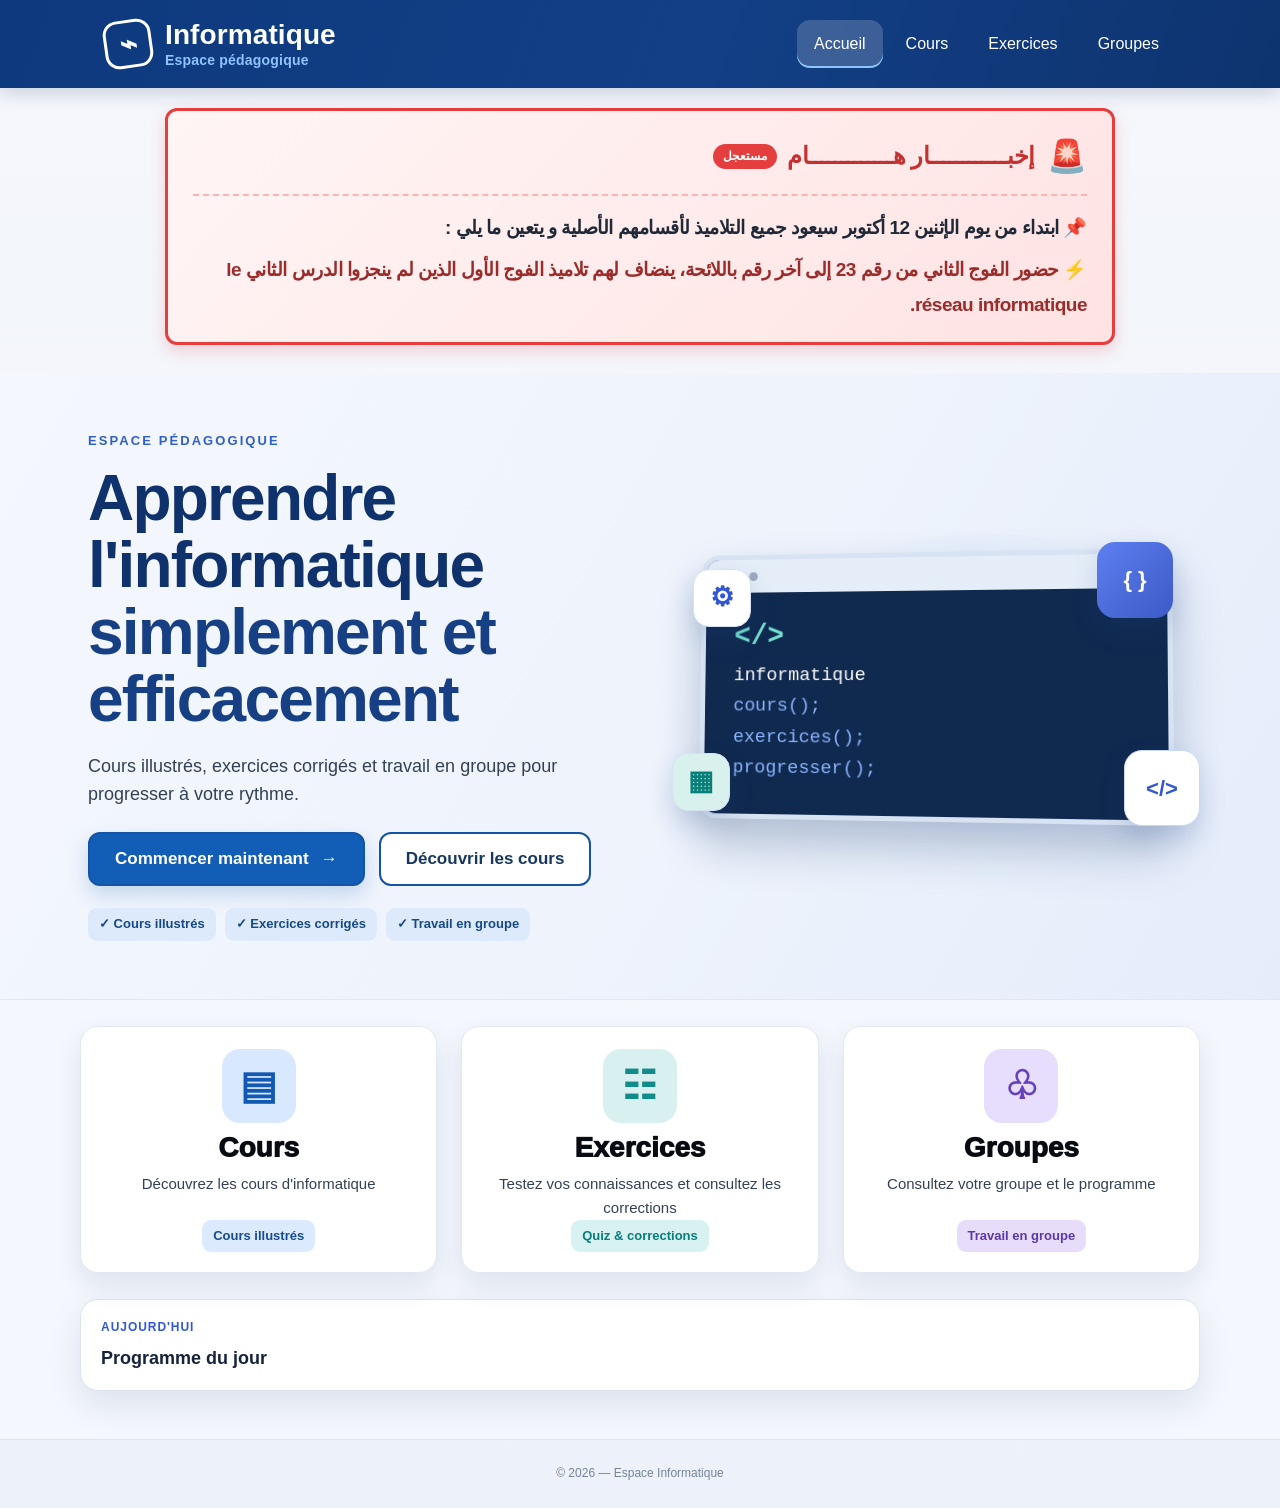
<file: index.html>
<!DOCTYPE html>
<html lang="fr">
<head>
  <meta charset="UTF-8">
  <meta name="viewport" content="width=device-width, initial-scale=1.0">
  <title>Informatique — Espace pédagogique</title>
  <meta name="description" content="Plateforme pédagogique d'informatique : cours, exercices et groupes.">
  <link rel="stylesheet" href="css/style.css">

  <style>
    .important-announcement {
      box-sizing: border-box;
      width: calc(100% - 32px);
      max-width: 950px;
      margin: 20px auto 28px;
      padding: 20px 25px;
      background: linear-gradient(135deg, #fff5f5 0%, #ffe3e3 100%);
      border: 3px solid #e53e3e;
      border-radius: 12px;
      box-shadow: 0 6px 16px rgba(229, 62, 62, 0.2);
      font-family: 'Cairo', 'Tajawal', sans-serif;
      direction: rtl;
      text-align: right;
    }
    .announcement-heading {
      display: flex;
      align-items: center;
      gap: 12px;
      margin-bottom: 15px;
      padding-bottom: 12px;
      border-bottom: 2px dashed #feb2b2;
    }
    .blinking-light {
      flex: 0 0 auto;
      font-size: 32px;
      animation: ambulanceFlash 0.8s infinite ease-in-out;
    }
    .announcement-heading h2 {
      display: flex;
      flex-wrap: wrap;
      align-items: center;
      gap: 10px;
      margin: 0;
      color: #c53030;
      font-size: 24px;
      font-weight: 900;
      letter-spacing: -0.5px;
    }
    .announcement-badge {
      padding: 3px 10px;
      border-radius: 20px;
      background: #e53e3e;
      color: #fff;
      font-size: 12px;
      font-weight: 700;
      letter-spacing: 0;
    }
    .announcement-text {
      color: #1f2937;
      font-size: 19px;
      font-weight: 800;
      line-height: 1.8;
      letter-spacing: -0.5px;
    }
    .announcement-text p { margin: 0 0 8px; }
    .announcement-text p:last-child { margin-bottom: 0; }
    .announcement-detail { color: #9b2c2c; }
    @keyframes ambulanceFlash {
      0%, 100% { opacity: 1; transform: scale(1); }
      50% { opacity: 0.1; transform: scale(1.15); }
    }
    @media (max-width: 600px) {
      .important-announcement { padding: 16px; margin-top: 14px; }
      .announcement-heading h2 { font-size: 19px; }
      .announcement-text { font-size: 16px; }
      .blinking-light { font-size: 27px; }
    }
    @media (prefers-reduced-motion: reduce) {
      .blinking-light { animation: none; }
    }
  </style>

</head>
<body>
  <header class="topbar modern-home-header">
    <div class="header-inner">
      <a class="brand brand-light" href="index.html" aria-label="Accueil">
        <span class="brand-mark" aria-hidden="true">⌁</span>
        <span>Informatique<small>Espace pédagogique</small></span>
      </a>
      <nav class="site-nav home-nav" aria-label="Navigation principale">
        <a href="index.html" aria-current="page">Accueil</a>
        <a href="lessons.html">Cours</a>
        <a href="exercises.html">Exercices</a>
        <a href="groups.html">Groupes</a>
      </nav>
    </div>
  </header>



  <!-- Annonce importante -->
  <section class="important-announcement" role="alert" aria-labelledby="announcement-title">
    <div class="announcement-heading">
      <span class="blinking-light" aria-hidden="true">🚨</span>
      <h2 id="announcement-title">
        <span>إخبــــــــــــار هـــــــــــــام</span>
        <span class="announcement-badge">مستعجل</span>
      </h2>
    </div>
    <div class="announcement-text">
      <p>📌 ابتداء من يوم الإثنين 12 أكتوبر سيعود جميع التلاميذ لأقسامهم الأصلية و يتعين ما يلي :</p>
      <p class="announcement-detail">⚡ حضور الفوج الثاني من رقم 23 إلى آخر رقم باللائحة، ينضاف لهم تلاميذ الفوج الأول الذين لم ينجزوا الدرس الثاني <span dir="ltr">le réseau informatique</span>.</p>
    </div>
  </section>

  <main class="home-page">
    <section class="home-hero">
      <div class="home-hero-inner container">
        <div class="hero-copy">
          <p class="hero-kicker">ESPACE PÉDAGOGIQUE</p>
          <h1>Apprendre l'informatique<br><span>simplement et efficacement</span></h1>
          <p class="hero-lead">Cours illustrés, exercices corrigés et travail en groupe pour progresser à votre rythme.</p>
          <div class="hero-buttons">
            <a class="hero-btn primary" href="lessons.html">Commencer maintenant <span>→</span></a>
            <a class="hero-btn secondary" href="lessons.html">Découvrir les cours</a>
          </div>
          <div class="hero-tags" aria-label="Points forts">
            <span>✓ Cours illustrés</span>
            <span>✓ Exercices corrigés</span>
            <span>✓ Travail en groupe</span>
          </div>
        </div>
        <div class="hero-visual" aria-hidden="true">
          <div class="code-window">
            <div class="window-bar"><i></i><i></i><i></i></div>
            <div class="code-lines">
              <b>&lt;/&gt;</b><br>
              <span>informatique</span><br>
              <em>cours();</em><br>
              <em>exercices();</em><br>
              <em>progresser();</em>
            </div>
          </div>
          <div class="visual-orbit orbit-one">{ }</div>
          <div class="visual-orbit orbit-two">&lt;/&gt;</div>
          <div class="visual-node node-one">⚙</div>
          <div class="visual-node node-two">▦</div>
        </div>
      </div>
    </section>

    <section class="container home-cards" aria-label="Accès rapide">
      <a class="home-card card-courses" href="lessons.html">
        <span class="home-card-icon">▤</span>
        <span class="home-card-title">Cours</span>
        <span class="home-card-desc">Découvrez les cours d'informatique</span>
        <span class="home-card-chip">Cours illustrés</span>
      </a>
      <a class="home-card card-exercises" href="exercises.html">
        <span class="home-card-icon">☷</span>
        <span class="home-card-title">Exercices</span>
        <span class="home-card-desc">Testez vos connaissances et consultez les corrections</span>
        <span class="home-card-chip">Quiz &amp; corrections</span>
      </a>
      <a class="home-card card-groups" href="groups.html">
        <span class="home-card-icon">♧</span>
        <span class="home-card-title">Groupes</span>
        <span class="home-card-desc">Consultez votre groupe et le programme</span>
        <span class="home-card-chip">Travail en groupe</span>
      </a>
    </section>

    <section class="container today-box home-today">
      <div>
        <p class="eyebrow">Aujourd'hui</p>
        <h2 id="todayTitle">Programme du jour</h2>
      </div>
      <div id="todaySchedule" class="today-result"></div>
    </section>
  </main>

  <footer class="footer">© 2026 — Espace Informatique</footer>
  <script src="js/app.js"></script>
<script src="js/back-to-top.js"></script>
</body>
</html>
</file>
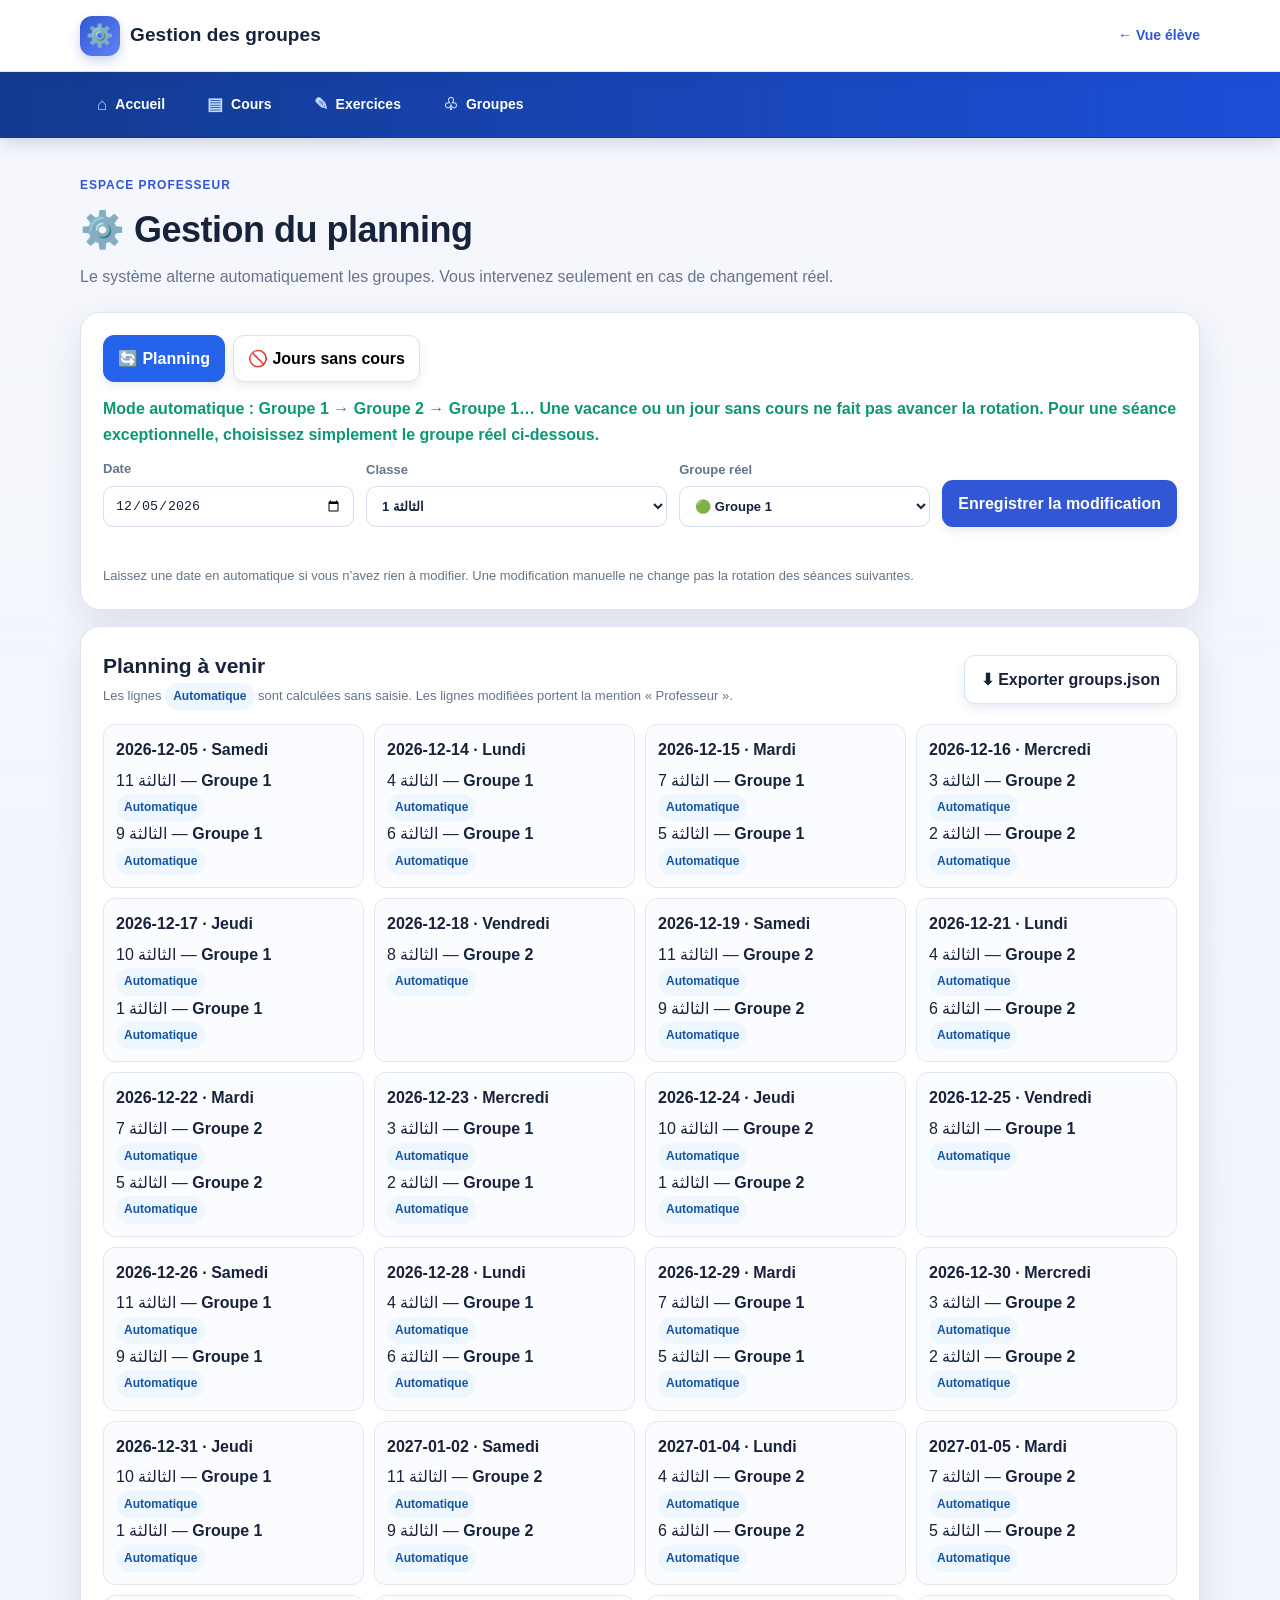
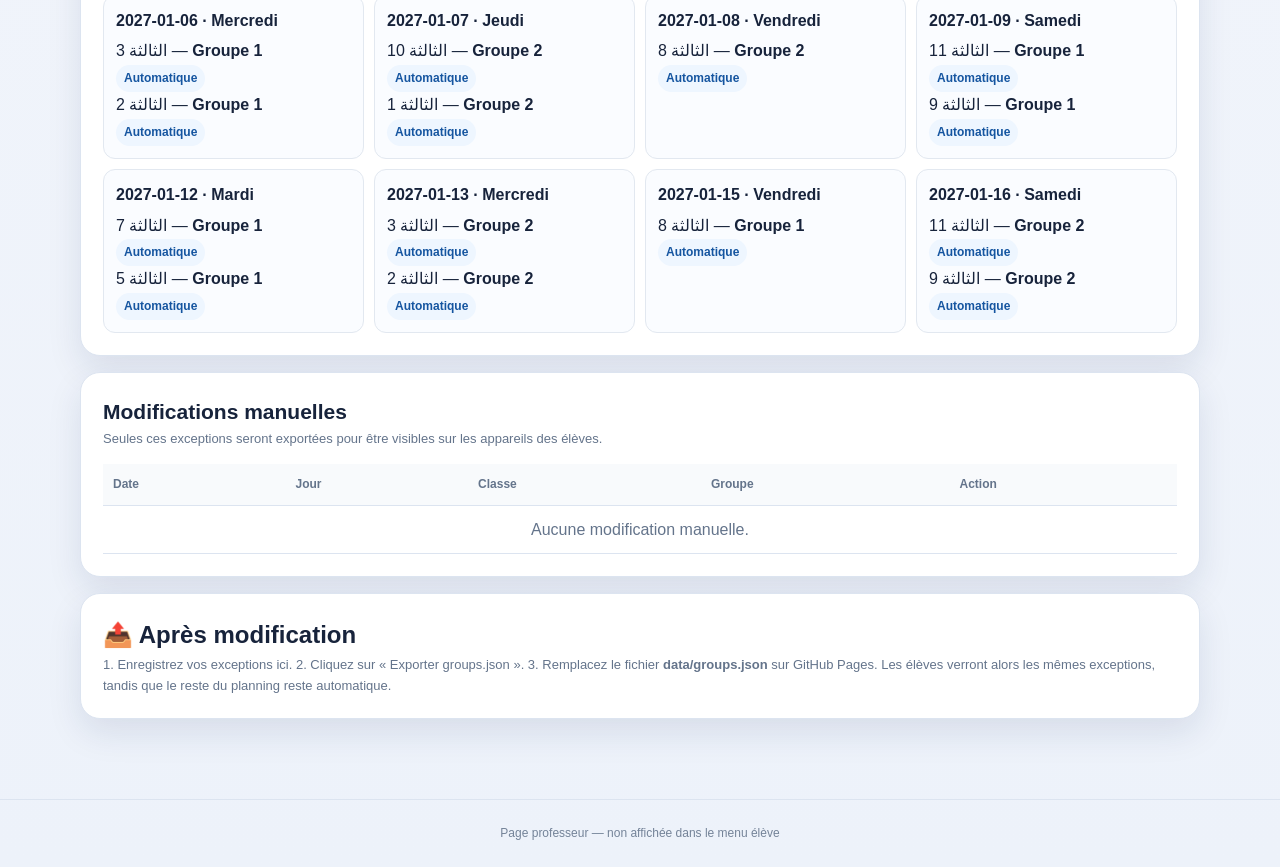
<file: admin.html>
<!DOCTYPE html>
<html lang="fr"><head><meta charset="UTF-8"><meta name="viewport" content="width=device-width,initial-scale=1.0"><title>Gestion des groupes — Professeur</title><link rel="stylesheet" href="css/style.css">
<style>
.admin-tabs{display:flex;gap:8px;flex-wrap:wrap;margin-bottom:14px}.admin-tab{border:1px solid #dbe3ee;background:#fff;border-radius:10px;padding:10px 14px;cursor:pointer;font-weight:800}.admin-tab.active{background:#2563eb;color:#fff;border-color:#2563eb}.admin-panel[hidden]{display:none}.auto-badge{display:inline-block;padding:4px 8px;border-radius:999px;background:#eef6ff;color:#1555a0;font-weight:800;font-size:12px}.closed-badge{display:inline-block;padding:4px 8px;border-radius:999px;background:#fff1f2;color:#a11a2b;font-weight:800;font-size:12px}.mini-note{font-size:13px;color:#64748b;margin-top:7px}.preview-grid{display:grid;grid-template-columns:repeat(auto-fit,minmax(210px,1fr));gap:10px}.preview-item{border:1px solid #e2e8f0;border-radius:12px;padding:12px;background:#fafcff}.preview-item strong{display:block;margin-bottom:5px}.form-actions{display:flex;gap:8px;flex-wrap:wrap}.table-btn.small{padding:6px 9px;font-size:12px}
</style></head><body>
<header class="topbar"><a class="brand" href="index.html"><span class="brand-icon">⚙️</span><span>Gestion des groupes</span></a><a class="back-link" href="groups.html">← Vue élève</a></header>
<nav class="site-nav" aria-label="Navigation principale">
  <div class="nav-inner">
    <a href="index.html"><span aria-hidden="true">⌂</span> Accueil</a>
    <a href="lessons.html"><span aria-hidden="true">▤</span> Cours</a>
    <a href="exercises.html"><span aria-hidden="true">✎</span> Exercices</a>
    <a href="groups.html"><span aria-hidden="true">♧</span> Groupes</a>
  </div>
</nav>

<main class="container page">
<div class="page-heading"><p class="eyebrow">Espace professeur</p><h1>⚙️ Gestion du planning</h1><p>Le système alterne automatiquement les groupes. Vous intervenez seulement en cas de changement réel.</p></div>
<section class="admin-card">
  <div class="admin-tabs"><button class="admin-tab active" data-tab="planning">🔄 Planning</button><button class="admin-tab" data-tab="closed">🚫 Jours sans cours</button></div>
  <div id="planning" class="admin-panel">
    <div class="admin-notice"><strong>Mode automatique :</strong> Groupe 1 → Groupe 2 → Groupe 1… Une vacance ou un jour sans cours ne fait pas avancer la rotation. Pour une séance exceptionnelle, choisissez simplement le groupe réel ci-dessous.</div>
    <div class="admin-grid" style="margin-top:12px">
      <label>Date<input id="date" type="date"></label><label>Classe<select id="classe"></select></label><label>Groupe réel<select id="groupe"><option value="1">🟢 Groupe 1</option><option value="2">🔵 Groupe 2</option></select></label><button id="save" class="button primary">Enregistrer la modification</button>
    </div><div id="notice" class="admin-notice"></div>
    <p class="mini-note">Laissez une date en automatique si vous n’avez rien à modifier. Une modification manuelle ne change pas la rotation des séances suivantes.</p>
  </div>
  <div id="closed" class="admin-panel" hidden>
    <div class="admin-notice"><strong>Exception :</strong> utilisez cette partie seulement lorsqu’une journée normalement prévue n’a réellement pas de cours pour vos classes (réunion, fermeture, report…).</div>
    <div class="admin-grid" style="margin-top:12px"><label>Date sans cours<input id="closedDate" type="date"></label><label>Motif<input id="closedReason" type="text" placeholder="Ex. Réunion / report"></label><button id="addClosed" class="button primary">Ajouter</button></div>
    <div class="table-wrap" style="margin-top:14px"><table><thead><tr><th>Date</th><th>Motif</th><th>Action</th></tr></thead><tbody id="closedRows"></tbody></table></div>
  </div>
</section>
<section class="admin-card"><div class="admin-head"><div><h2>Planning à venir</h2><p>Les lignes <span class="auto-badge">Automatique</span> sont calculées sans saisie. Les lignes modifiées portent la mention « Professeur ».</p></div><div class="form-actions"><button id="export" class="button secondary">⬇ Exporter groups.json</button></div></div><div id="preview" class="preview-grid"></div></section>
<section class="admin-card"><div class="admin-head"><div><h2>Modifications manuelles</h2><p>Seules ces exceptions seront exportées pour être visibles sur les appareils des élèves.</p></div></div><div class="table-wrap"><table><thead><tr><th>Date</th><th>Jour</th><th>Classe</th><th>Groupe</th><th>Action</th></tr></thead><tbody id="rows"></tbody></table></div></section>
<section class="admin-card help"><h2>📤 Après modification</h2><p>1. Enregistrez vos exceptions ici. 2. Cliquez sur « Exporter groups.json ». 3. Remplacez le fichier <strong>data/groups.json</strong> sur GitHub Pages. Les élèves verront alors les mêmes exceptions, tandis que le reste du planning reste automatique.</p></section>
</main><footer class="footer">Page professeur — non affichée dans le menu élève</footer>
<script>
const classes=['الثالثة 1','الثالثة 2','الثالثة 3','الثالثة 4','الثالثة 5','الثالثة 6','الثالثة 7','الثالثة 8','الثالثة 9','الثالثة 10','الثالثة 11'];
const weekly={1:['الثالثة 4','الثالثة 6'],2:['الثالثة 7','الثالثة 5'],3:['الثالثة 3','الثالثة 2'],4:['الثالثة 10','الثالثة 1'],5:['الثالثة 8'],6:['الثالثة 11','الثالثة 9']};
const dayNames=['Dimanche','Lundi','Mardi','Mercredi','Jeudi','Vendredi','Samedi'];
const START='2026-09-21';
const ranges=[['2026-10-18','2026-10-25'],['2026-12-06','2026-12-13'],['2027-01-24','2027-01-31'],['2027-03-21','2027-03-28'],['2027-05-09','2027-05-16']];
const fixed=['2026-10-31','2026-11-06','2026-11-18','2027-01-01','2027-01-11','2027-01-14','2027-05-01'];
const $=id=>document.getElementById(id), iso=d=>{const x=new Date(d);x.setHours(12,0,0,0);return `${x.getFullYear()}-${String(x.getMonth()+1).padStart(2,'0')}-${String(x.getDate()).padStart(2,'0')}`}, dt=s=>new Date(s+'T12:00:00');
const baseHoliday=d=>fixed.includes(d)||ranges.some(([a,b])=>d>=a&&d<=b);
let payload=JSON.parse(localStorage.getItem('groupsPayload')||'null')||{overrides:[],closedDates:[]};
if(Array.isArray(JSON.parse(localStorage.getItem('groupsData')||'null')) && !payload.overrides.length) payload.overrides=JSON.parse(localStorage.getItem('groupsData'));
function isClosed(d){return baseHoliday(d)||payload.closedDates.some(x=>x.date===d)}
function autoGroup(classe,date){let count=0;for(let d=dt(START);d<=dt(date);d.setDate(d.getDate()+1)){const s=iso(d),dow=d.getDay();if(dow===0||s>date||isClosed(s)||!(weekly[dow]||[]).includes(classe))continue;count++;}return count%2?1:2}
function session(date,classe){const dow=dt(date).getDay();if(dow===0||!(weekly[dow]||[]).includes(classe)||date<START||isClosed(date))return null;const ov=payload.overrides.find(x=>x.date===date&&x.classe===classe);return {date,classe,groupe:ov?+ov.groupe:autoGroup(classe,date),manual:!!ov};}
classes.forEach(c=>$('classe').add(new Option(c,c))); $('date').value=iso(new Date()); $('closedDate').value=iso(new Date());
function render(){
 payload.overrides.sort((a,b)=>a.date.localeCompare(b.date)||a.classe.localeCompare(b.classe));
 $('rows').innerHTML=payload.overrides.map((r,i)=>`<tr><td>${r.date}</td><td>${dayNames[dt(r.date).getDay()]}</td><td dir="rtl">${r.classe}</td><td><span class="group-pill g${r.groupe}">${r.groupe==1?'🟢 Groupe 1':'🔵 Groupe 2'}</span></td><td><button class="table-btn" onclick="editRow(${i})">Modifier</button><button class="table-btn danger" onclick="deleteRow(${i})">Supprimer</button></td></tr>`).join('')||'<tr><td colspan="5" class="empty">Aucune modification manuelle.</td></tr>';
 $('closedRows').innerHTML=payload.closedDates.sort((a,b)=>a.date.localeCompare(b.date)).map((r,i)=>`<tr><td>${r.date}</td><td>${r.reason||'Jour sans cours'}</td><td><button class="table-btn danger" onclick="deleteClosed(${i})">Supprimer</button></td></tr>`).join('')||'<tr><td colspan="3" class="empty">Aucun jour ajouté.</td></tr>';
 const start=new Date();start.setHours(12,0,0,0);const end=new Date(start);end.setDate(end.getDate()+42);const all=[];for(let d=new Date(start);d<=end;d.setDate(d.getDate()+1)){const s=iso(d);(weekly[d.getDay()]||[]).forEach(c=>{const r=session(s,c);if(r)all.push(r)})}
 const groups={};all.forEach(r=>(groups[r.date]||=[]).push(r));
 $('preview').innerHTML=Object.entries(groups).slice(0,28).map(([date,rs])=>`<div class="preview-item"><strong>${date} · ${dayNames[dt(date).getDay()]}</strong>${rs.map(r=>`<div>${r.classe} — <b>Groupe ${r.groupe}</b> ${r.manual?'<span class="auto-badge">Professeur</span>':'<span class="auto-badge">Automatique</span>'}</div>`).join('')}</div>`).join('')||'<div class="empty">Aucune séance à venir.</div>';
 localStorage.setItem('groupsPayload',JSON.stringify(payload));localStorage.setItem('groupsData',JSON.stringify(payload.overrides));
}
$('save').onclick=()=>{const r={date:$('date').value,classe:$('classe').value,groupe:+$('groupe').value};if(!r.date){$('notice').textContent='Choisissez une date.';return}if(isClosed(r.date)){ $('notice').textContent='Cette date est marquée sans cours. Supprimez d’abord cette exception si une séance a finalement lieu.';return }const i=payload.overrides.findIndex(x=>x.date===r.date&&x.classe===r.classe);if(i>=0)payload.overrides[i]=r;else payload.overrides.push(r);render();$('notice').textContent='✓ Modification enregistrée.';};
$('addClosed').onclick=()=>{const date=$('closedDate').value,reason=$('closedReason').value.trim();if(!date)return;const i=payload.closedDates.findIndex(x=>x.date===date);if(i>=0)payload.closedDates[i]={date,reason};else payload.closedDates.push({date,reason});payload.overrides=payload.overrides.filter(x=>x.date!==date);render();$('closedReason').value='';};
window.editRow=i=>{const r=payload.overrides[i];$('date').value=r.date;$('classe').value=r.classe;$('groupe').value=r.groupe;document.querySelector('[data-tab="planning"]').click();window.scrollTo({top:0,behavior:'smooth'});};
window.deleteRow=i=>{if(confirm('Supprimer cette modification ?')){payload.overrides.splice(i,1);render();}};
window.deleteClosed=i=>{if(confirm('Supprimer ce jour sans cours ?')){payload.closedDates.splice(i,1);render();}};
$('export').onclick=()=>{const blob=new Blob([JSON.stringify(payload,null,2)],{type:'application/json'}),a=document.createElement('a');a.href=URL.createObjectURL(blob);a.download='groups.json';a.click();setTimeout(()=>URL.revokeObjectURL(a.href),500);};
document.querySelectorAll('.admin-tab').forEach(btn=>btn.onclick=()=>{document.querySelectorAll('.admin-tab').forEach(x=>x.classList.remove('active'));document.querySelectorAll('.admin-panel').forEach(x=>x.hidden=true);btn.classList.add('active');$(btn.dataset.tab).hidden=false;});
render();
</script></body></html>
</file>
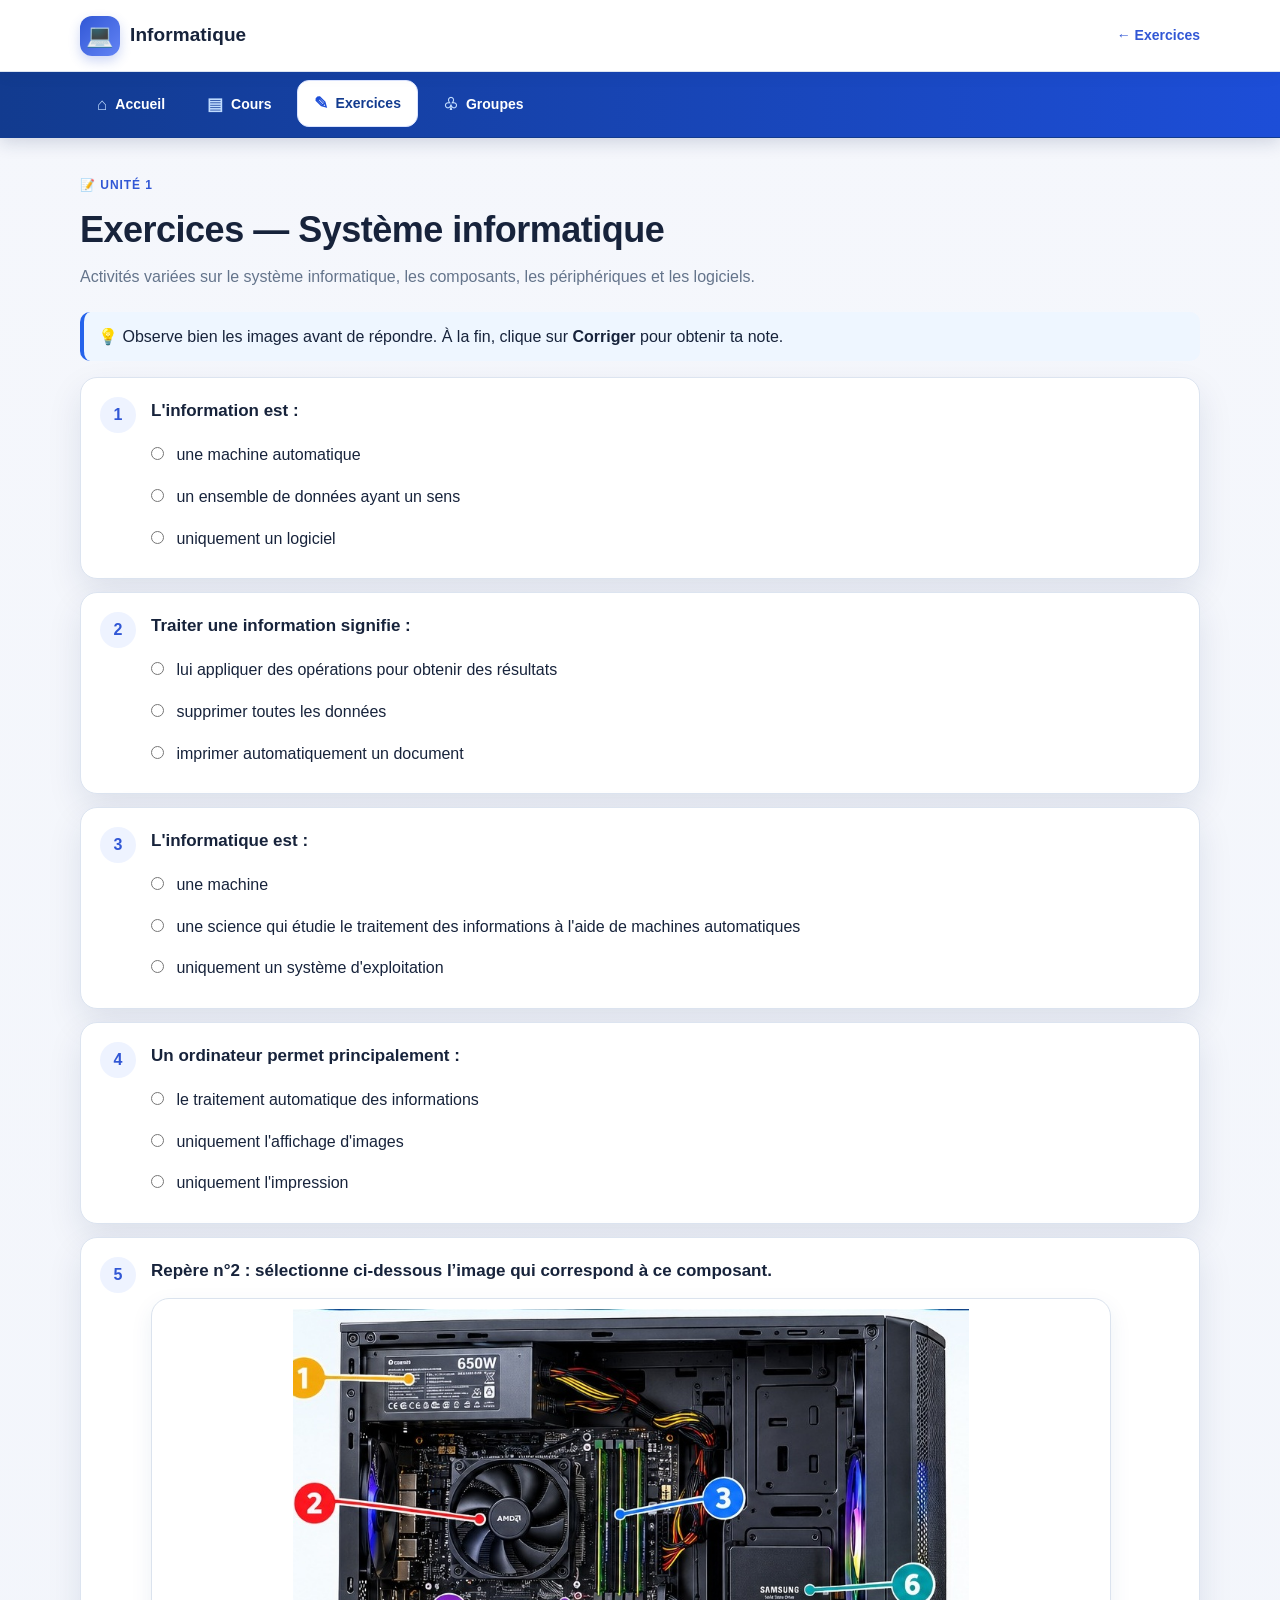
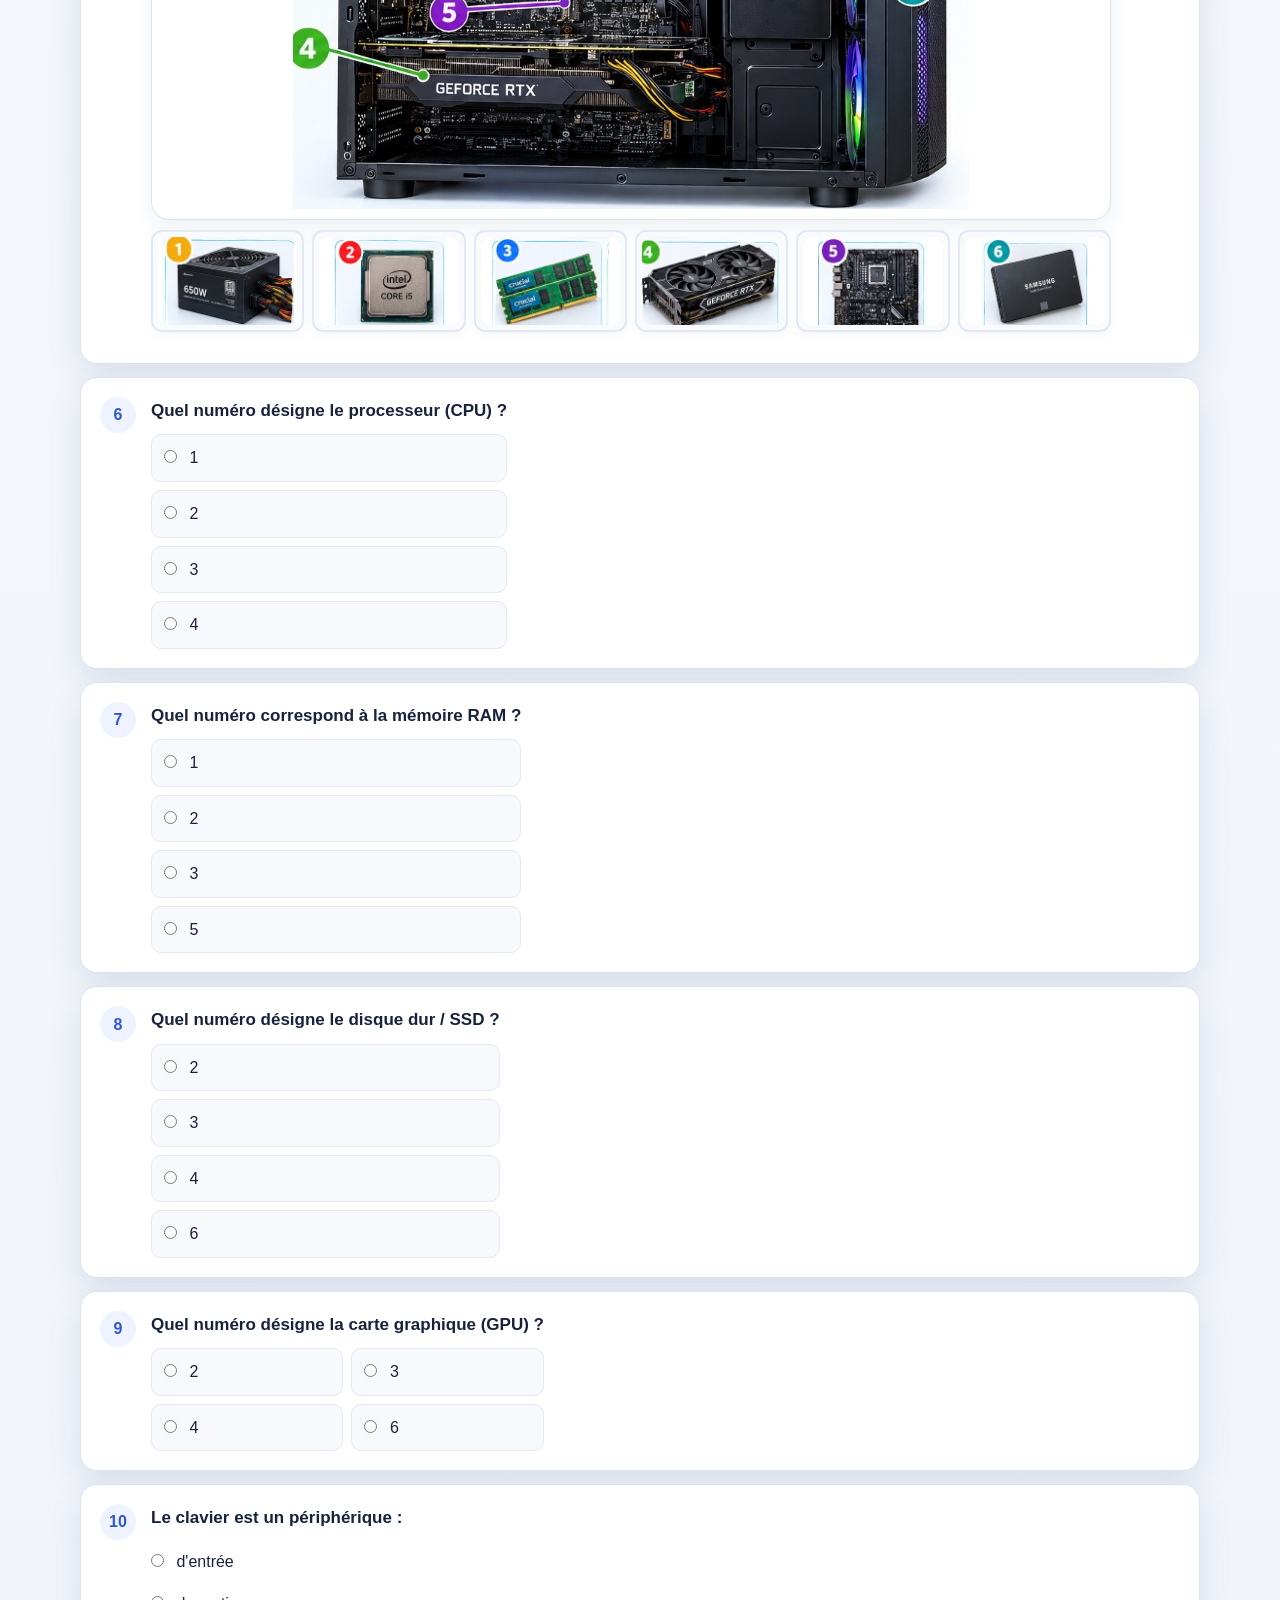
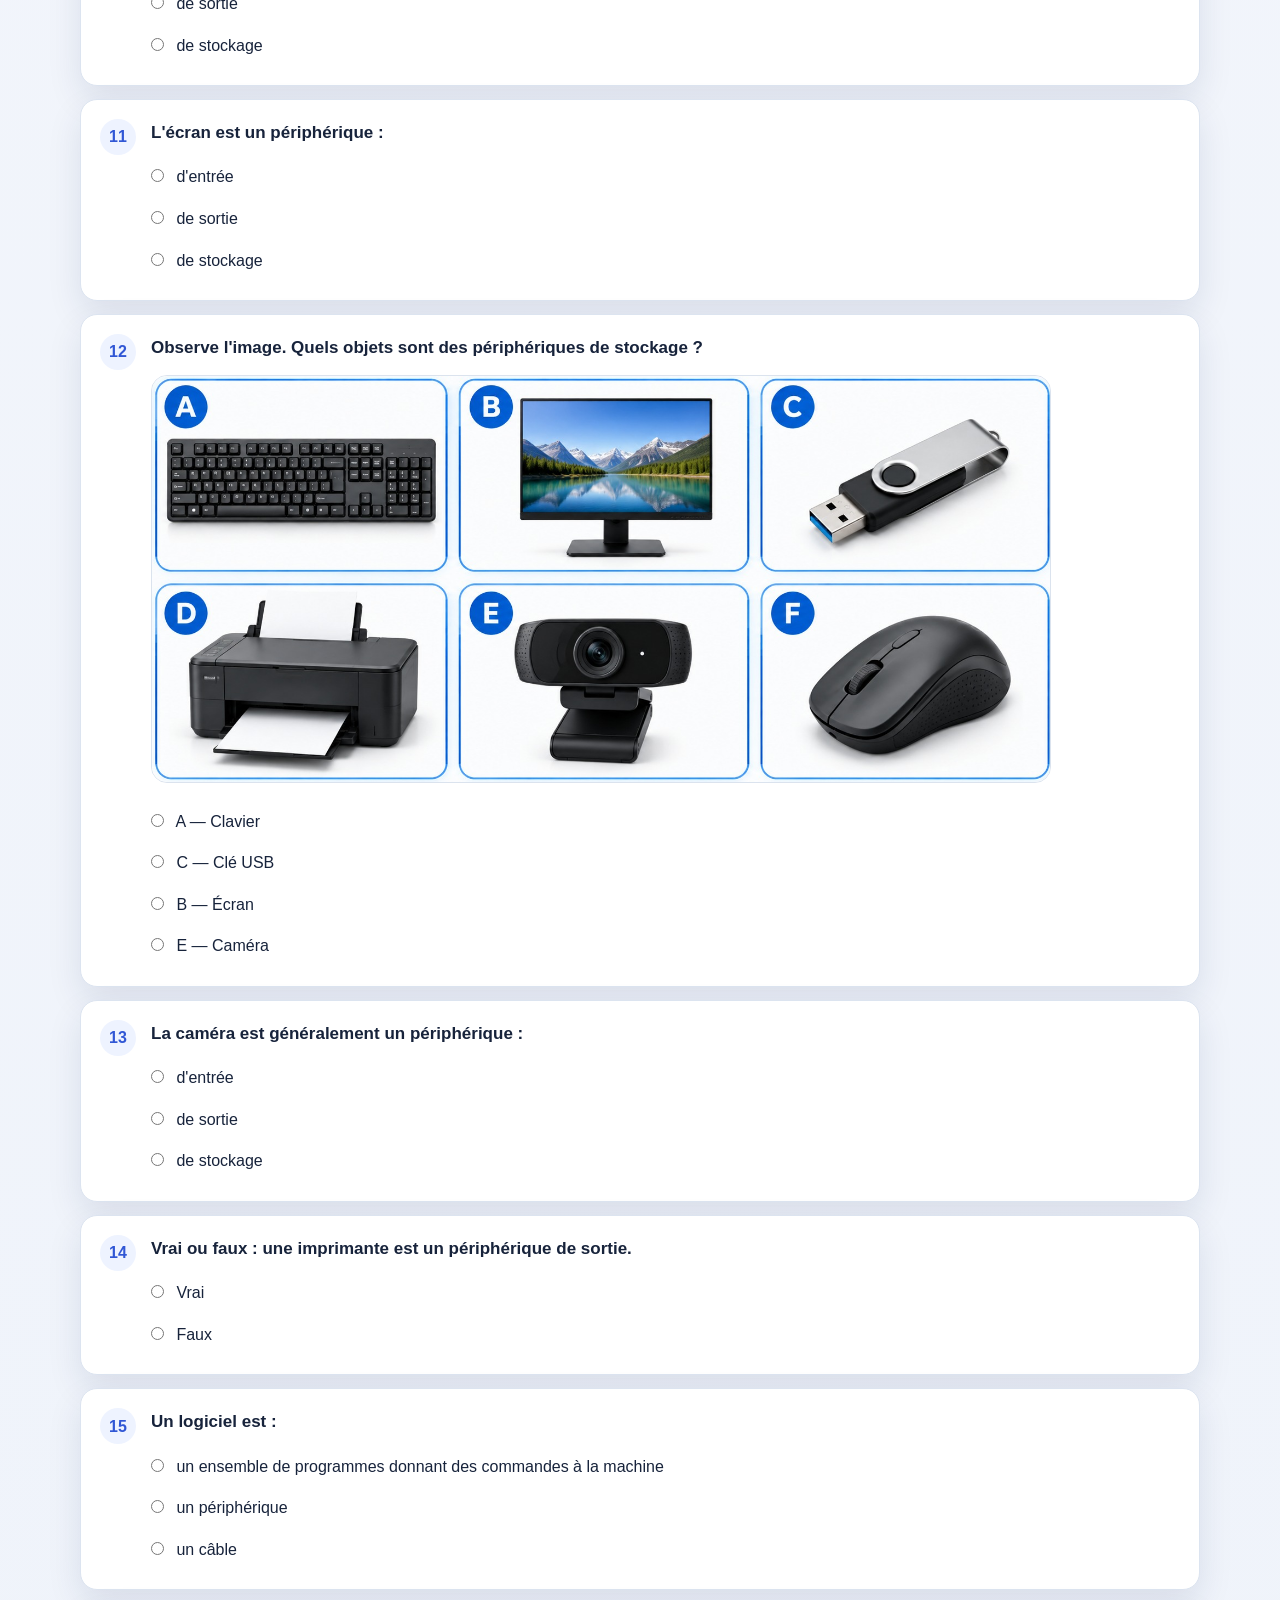
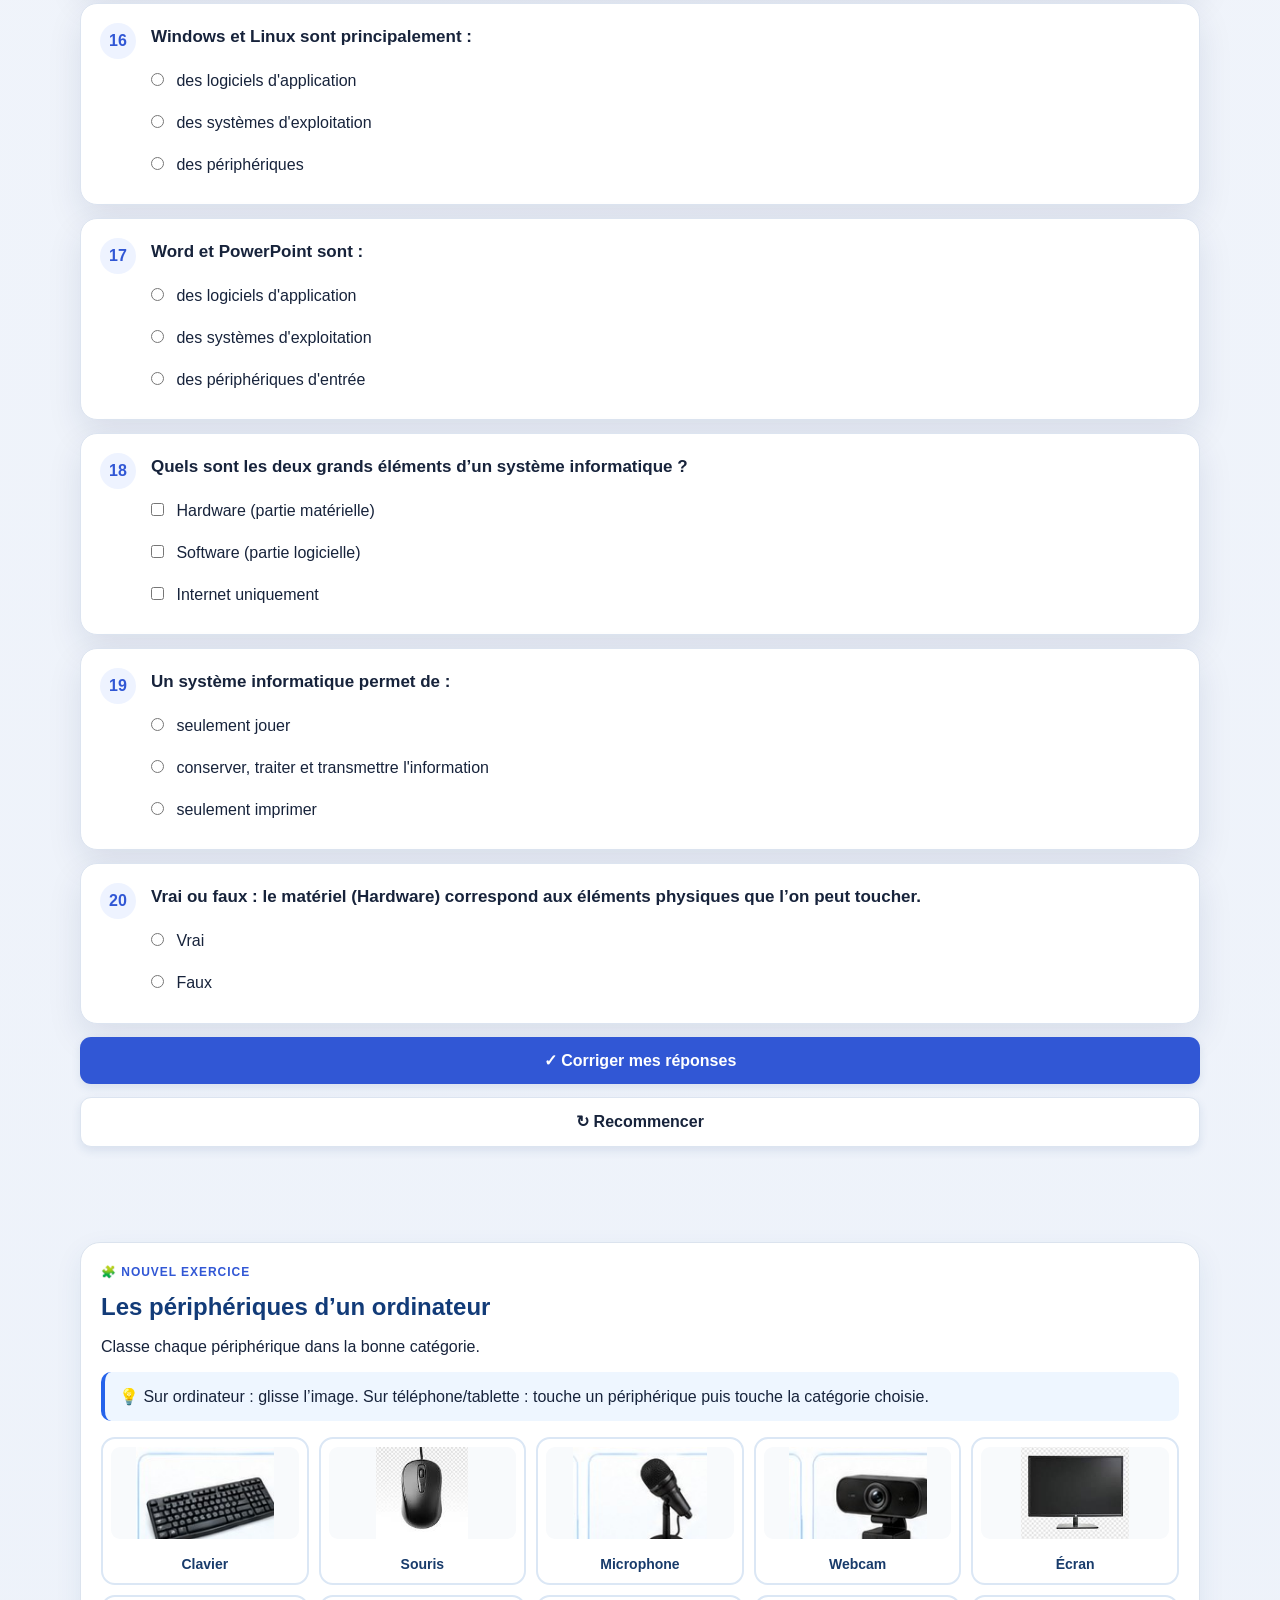
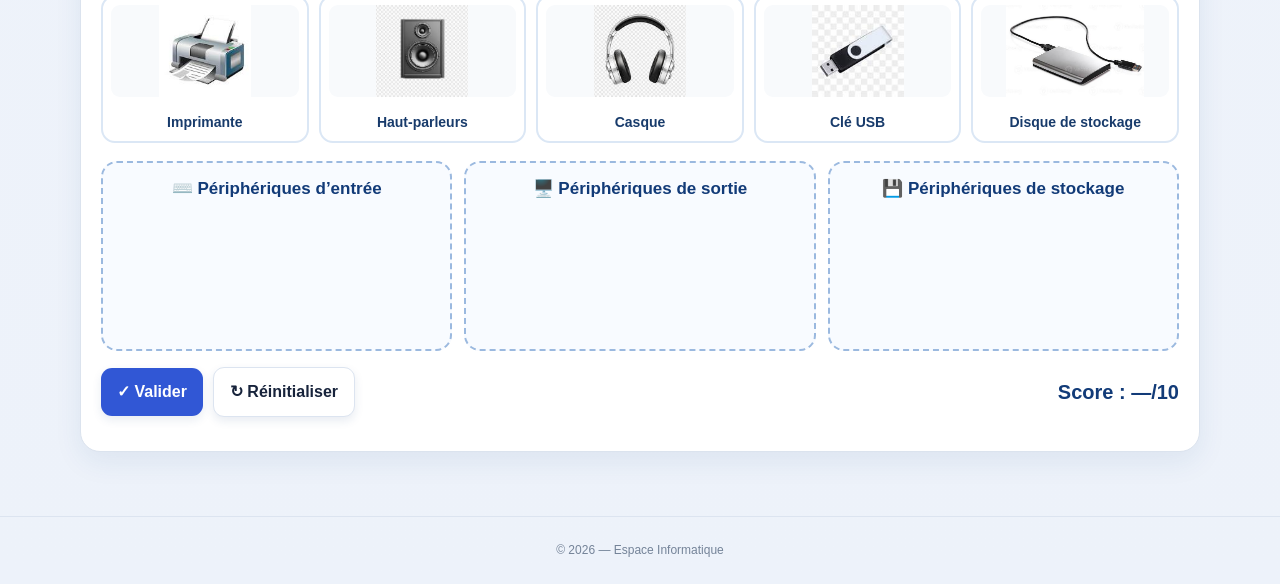
<file: exercise-01.html>
<!DOCTYPE html>
<html lang="fr">
<head>
  <meta charset="UTF-8">
  <meta name="viewport" content="width=device-width, initial-scale=1.0">
  <title>Exercices — Unité 1</title>
  <link rel="stylesheet" href="css/style.css">
  <style>
    .exercise-image{width:100%;height:auto;max-width:900px;max-height:none;object-fit:contain;display:block;margin:14px auto 18px;border-radius:16px;border:1px solid #dbe3ee;background:#fff}
    .component-viewer{max-width:980px;margin:14px auto 10px;border:1px solid #dbe3ee;border-radius:18px;background:#fff;padding:10px;box-shadow:0 8px 22px rgba(31,73,125,.08)}
    .component-viewer img{width:100%;display:block;border-radius:12px}
    .component-strip{display:grid;grid-template-columns:repeat(6,1fr);gap:8px;max-width:980px;margin:10px auto 12px}
    .component-tile{border:2px solid #e3e9f2;border-radius:14px;background:#f8fafc;padding:5px;cursor:pointer;transition:.18s;box-shadow:0 3px 10px rgba(31,73,125,.05)}
    .component-tile:hover,.component-tile:focus{transform:translateY(-2px);border-color:#2563eb;outline:none}
    .component-tile img{width:100%;height:88px;object-fit:contain;object-position:center;border-radius:9px;display:block;background:#fff}
    .component-name{min-height:42px;display:flex;align-items:center;justify-content:center;text-align:center;margin:8px auto 2px;max-width:760px;padding:9px 14px;border-radius:12px;background:#eef6ff;color:#123b78;font-weight:800}
    .image-note{font-size:13px;color:#5b677a;text-align:center;margin:4px 0 8px}
    @media(max-width:760px){.component-strip{grid-template-columns:repeat(3,1fr)}.component-tile img{height:72px}}
    .choice-grid{display:grid;grid-template-columns:repeat(auto-fit,minmax(190px,1fr));gap:8px}
    .choice-grid label{background:#f7f9fc;border:1px solid #e3e9f2;border-radius:10px;padding:10px 12px}
    .feedback{margin-top:10px;font-size:14px;font-weight:700}
    .quiz-result{margin-top:16px}
    select.quiz-select{width:100%;max-width:420px;padding:10px;border:1px solid #dbe3ee;border-radius:10px;background:#fff}
    .tip{background:#eef6ff;border-left:4px solid #2563eb;padding:12px 14px;border-radius:10px;margin:0 0 16px}

    /* Exercice glisser-déposer : périphériques */
    .dnd-exercise{margin-top:34px;background:#fff;border:1px solid #dbe3ee;border-radius:20px;padding:20px;box-shadow:0 10px 28px rgba(31,73,125,.08)}
    .dnd-head h2{margin:4px 0 8px;color:#123b78}.dnd-help{background:#eef6ff;border-left:4px solid #2563eb;padding:12px 14px;border-radius:10px;margin:12px 0 16px}
    .device-bank{display:grid;grid-template-columns:repeat(5,minmax(110px,1fr));gap:10px;margin:14px 0 18px}
    .device-card{border:2px solid #dbe7f5;border-radius:14px;background:#fff;padding:8px;cursor:grab;text-align:center;touch-action:manipulation;user-select:none;transition:.18s;min-width:0}
    .device-card:hover,.device-card.selected{border-color:#2563eb;box-shadow:0 5px 15px rgba(37,99,235,.18);transform:translateY(-2px)}
    .device-card img{width:100%;height:92px;object-fit:contain;border-radius:9px;background:#f8fafc;pointer-events:none}.device-card strong{display:block;margin-top:6px;color:#183b6b;font-size:14px}
    .drop-grid{display:grid;grid-template-columns:repeat(3,1fr);gap:12px}.drop-zone{min-height:190px;border:2px dashed #9bb9df;border-radius:16px;padding:10px;background:#f8fbff;transition:.18s}.drop-zone.dragover{background:#eaf4ff;border-color:#2563eb}
    .drop-zone h3{text-align:center;margin:2px 0 10px;color:#123b78;font-size:17px}.drop-items{display:grid;grid-template-columns:repeat(2,minmax(80px,1fr));gap:7px;min-height:120px}
    .drop-items .device-card{padding:5px}.drop-items .device-card img{height:65px}.drop-items .device-card strong{font-size:12px}
    .device-card.correct{border-color:#16a34a;background:#ecfdf3}.device-card.wrong{border-color:#dc2626;background:#fff1f2}
    .dnd-actions{display:flex;gap:10px;align-items:center;flex-wrap:wrap;margin-top:16px}.dnd-score{font-weight:900;font-size:20px;color:#123b78;margin-left:auto}.dnd-message{width:100%;font-weight:700;margin-top:4px}
    @media(max-width:760px){.device-bank{grid-template-columns:repeat(2,1fr)}.drop-grid{grid-template-columns:1fr}.drop-zone{min-height:140px}.drop-items{grid-template-columns:repeat(3,1fr)}.device-card img{height:78px}.dnd-score{margin-left:0;width:100%}}
  </style>
</head>
<body>
<header class="topbar">
  <a class="brand" href="index.html"><span class="brand-icon">💻</span><span>Informatique</span></a>
  <a class="back-link" href="exercises.html">← Exercices</a>
</header>
<nav class="site-nav" aria-label="Navigation principale">
  <div class="nav-inner">
    <a href="index.html"><span aria-hidden="true">⌂</span> Accueil</a>
    <a href="lessons.html"><span aria-hidden="true">▤</span> Cours</a>
    <a href="exercises.html" aria-current="page"><span aria-hidden="true">✎</span> Exercices</a>
    <a href="groups.html"><span aria-hidden="true">♧</span> Groupes</a>
  </div>
</nav>

<main class="container page">
  <div class="page-heading">
    <p class="eyebrow">📝 Unité 1</p>
    <h1>Exercices — Système informatique</h1>
    <p>Activités variées sur le système informatique, les composants, les périphériques et les logiciels.</p>
  </div>
  <div class="tip">💡 Observe bien les images avant de répondre. À la fin, clique sur <strong>Corriger</strong> pour obtenir ta note.</div>
<form id="quiz" class="quiz">
    <section class="question"><span class="question-number">1</span><div><h2>L'information est :</h2>
      <label><input type="radio" name="q1" value="a"> une machine automatique</label><label><input type="radio" name="q1" value="b"> un ensemble de données ayant un sens</label><label><input type="radio" name="q1" value="c"> uniquement un logiciel</label></div></section>
    <section class="question"><span class="question-number">2</span><div><h2>Traiter une information signifie :</h2>
      <label><input type="radio" name="q2" value="a"> lui appliquer des opérations pour obtenir des résultats</label><label><input type="radio" name="q2" value="b"> supprimer toutes les données</label><label><input type="radio" name="q2" value="c"> imprimer automatiquement un document</label></div></section>
    <section class="question"><span class="question-number">3</span><div><h2>L'informatique est :</h2>
      <label><input type="radio" name="q3" value="a"> une machine</label><label><input type="radio" name="q3" value="b"> une science qui étudie le traitement des informations à l'aide de machines automatiques</label><label><input type="radio" name="q3" value="c"> uniquement un système d'exploitation</label></div></section>
    <section class="question"><span class="question-number">4</span><div><h2>Un ordinateur permet principalement :</h2>
      <label><input type="radio" name="q4" value="a"> le traitement automatique des informations</label><label><input type="radio" name="q4" value="b"> uniquement l'affichage d'images</label><label><input type="radio" name="q4" value="c"> uniquement l'impression</label></div></section>

    <section class="question"><span class="question-number">5</span><div><h2>Repère n°2 : sélectionne ci-dessous l’image qui correspond à ce composant.</h2>
      <div class="component-viewer">
        <img src="assets/images/unite-centrale-quiz-numerotee.jpg" alt="Unité centrale ouverte avec six repères numérotés, sans noms de composants">
      </div>
      <div class="component-strip" aria-label="Images des composants sans leurs noms">
  <button type="button" class="component-tile" data-q5="1" aria-label="Image 1"><img src="assets/images/composant-1-sans-nom.jpg" alt="Image 1"></button>
  <button type="button" class="component-tile" data-q5="2" aria-label="Image 2"><img src="assets/images/composant-2-sans-nom.jpg" alt="Image 2"></button>
  <button type="button" class="component-tile" data-q5="3" aria-label="Image 3"><img src="assets/images/composant-3-sans-nom.jpg" alt="Image 3"></button>
  <button type="button" class="component-tile" data-q5="4" aria-label="Image 4"><img src="assets/images/composant-4-sans-nom.jpg" alt="Image 4"></button>
  <button type="button" class="component-tile" data-q5="5" aria-label="Image 5"><img src="assets/images/composant-5-sans-nom.jpg" alt="Image 5"></button>
  <button type="button" class="component-tile" data-q5="6" aria-label="Image 6"><img src="assets/images/composant-6-sans-nom.jpg" alt="Image 6"></button>
</div>
</div></section>

    <section class="question"><span class="question-number">6</span><div><h2>Quel numéro désigne le processeur (CPU) ?</h2>
      <div class="choice-grid"><label><input type="radio" name="q6" value="1"> 1</label><label><input type="radio" name="q6" value="2"> 2</label><label><input type="radio" name="q6" value="3"> 3</label><label><input type="radio" name="q6" value="4"> 4</label></div></div></section>

    <section class="question"><span class="question-number">7</span><div><h2>Quel numéro correspond à la mémoire RAM ?</h2>
      <div class="choice-grid"><label><input type="radio" name="q7" value="1"> 1</label><label><input type="radio" name="q7" value="2"> 2</label><label><input type="radio" name="q7" value="3"> 3</label><label><input type="radio" name="q7" value="5"> 5</label></div></div></section>

    <section class="question"><span class="question-number">8</span><div><h2>Quel numéro désigne le disque dur / SSD ?</h2>
      <div class="choice-grid"><label><input type="radio" name="q8" value="2"> 2</label><label><input type="radio" name="q8" value="3"> 3</label><label><input type="radio" name="q8" value="4"> 4</label><label><input type="radio" name="q8" value="6"> 6</label></div></div></section>

    <section class="question"><span class="question-number">9</span><div><h2>Quel numéro désigne la carte graphique (GPU) ?</h2>
      <div class="choice-grid"><label><input type="radio" name="q9" value="2"> 2</label><label><input type="radio" name="q9" value="3"> 3</label><label><input type="radio" name="q9" value="4"> 4</label><label><input type="radio" name="q9" value="6"> 6</label></div></div></section>

    <section class="question"><span class="question-number">10</span><div><h2>Le clavier est un périphérique :</h2>
      <label><input type="radio" name="q10" value="a"> d'entrée</label><label><input type="radio" name="q10" value="b"> de sortie</label><label><input type="radio" name="q10" value="c"> de stockage</label></div></section>

    <section class="question"><span class="question-number">11</span><div><h2>L'écran est un périphérique :</h2>
      <label><input type="radio" name="q11" value="a"> d'entrée</label><label><input type="radio" name="q11" value="b"> de sortie</label><label><input type="radio" name="q11" value="c"> de stockage</label></div></section>

    <section class="question"><span class="question-number">12</span><div><h2>Observe l'image. Quels objets sont des périphériques de stockage ?</h2>
      <img class="exercise-image" src="assets/images/peripheriques-realistes.jpg" alt="Six périphériques informatiques réalistes identifiés par les lettres A à F">
      <label><input type="radio" name="q12" value="A"> A — Clavier</label><label><input type="radio" name="q12" value="C"> C — Clé USB</label><label><input type="radio" name="q12" value="B"> B — Écran</label><label><input type="radio" name="q12" value="E"> E — Caméra</label></div></section>

    <section class="question"><span class="question-number">13</span><div><h2>La caméra est généralement un périphérique :</h2>
      <label><input type="radio" name="q13" value="a"> d'entrée</label><label><input type="radio" name="q13" value="b"> de sortie</label><label><input type="radio" name="q13" value="c"> de stockage</label></div></section>

    <section class="question"><span class="question-number">14</span><div><h2>Vrai ou faux : une imprimante est un périphérique de sortie.</h2>
      <label><input type="radio" name="q14" value="v"> Vrai</label><label><input type="radio" name="q14" value="f"> Faux</label></div></section>

    <section class="question"><span class="question-number">15</span><div><h2>Un logiciel est :</h2>
      <label><input type="radio" name="q15" value="a"> un ensemble de programmes donnant des commandes à la machine</label><label><input type="radio" name="q15" value="b"> un périphérique</label><label><input type="radio" name="q15" value="c"> un câble</label></div></section>

    <section class="question"><span class="question-number">16</span><div><h2>Windows et Linux sont principalement :</h2>
      <label><input type="radio" name="q16" value="a"> des logiciels d'application</label><label><input type="radio" name="q16" value="b"> des systèmes d'exploitation</label><label><input type="radio" name="q16" value="c"> des périphériques</label></div></section>

    <section class="question"><span class="question-number">17</span><div><h2>Word et PowerPoint sont :</h2>
      <label><input type="radio" name="q17" value="a"> des logiciels d'application</label><label><input type="radio" name="q17" value="b"> des systèmes d'exploitation</label><label><input type="radio" name="q17" value="c"> des périphériques d'entrée</label></div></section>

    <section class="question"><span class="question-number">18</span><div><h2>Quels sont les deux grands éléments d’un système informatique ?</h2>
      <label><input type="checkbox" name="q18" value="hardware"> Hardware (partie matérielle)</label><label><input type="checkbox" name="q18" value="software"> Software (partie logicielle)</label><label><input type="checkbox" name="q18" value="internet"> Internet uniquement</label></div></section>

    <section class="question"><span class="question-number">19</span><div><h2>Un système informatique permet de :</h2>
      <label><input type="radio" name="q19" value="a"> seulement jouer</label><label><input type="radio" name="q19" value="b"> conserver, traiter et transmettre l'information</label><label><input type="radio" name="q19" value="c"> seulement imprimer</label></div></section>

    <section class="question"><span class="question-number">20</span><div><h2>Vrai ou faux : le matériel (Hardware) correspond aux éléments physiques que l’on peut toucher.</h2>
      <label><input type="radio" name="q20" value="v"> Vrai</label><label><input type="radio" name="q20" value="f"> Faux</label></div></section>

    <button class="button primary" type="submit">✓ Corriger mes réponses</button>
    <button class="button secondary" type="button" id="resetQuiz">↻ Recommencer</button>
    <div id="quizResult" class="quiz-result" hidden></div>
  </form>

  <section class="dnd-exercise" id="peripheriquesDnd">
    <div class="dnd-head">
      <p class="eyebrow">🧩 Nouvel exercice</p>
      <h2>Les périphériques d’un ordinateur</h2>
      <p>Classe chaque périphérique dans la bonne catégorie.</p>
    </div>
    <div class="dnd-help">💡 Sur ordinateur : glisse l’image. Sur téléphone/tablette : touche un périphérique puis touche la catégorie choisie.</div>
    <div class="device-bank" id="deviceBank" aria-label="Périphériques à classer">
      <div class="device-card" draggable="true" tabindex="0" data-id="clavier" data-answer="entree"><img src="assets/images/peripheriques-dnd/clavier.jpg" alt="Clavier"><strong>Clavier</strong></div>
      <div class="device-card" draggable="true" tabindex="0" data-id="souris" data-answer="entree"><img src="assets/images/peripheriques-dnd/souris.jpg" alt="Souris"><strong>Souris</strong></div>
      <div class="device-card" draggable="true" tabindex="0" data-id="microphone" data-answer="entree"><img src="assets/images/peripheriques-dnd/microphone.jpg" alt="Microphone"><strong>Microphone</strong></div>
      <div class="device-card" draggable="true" tabindex="0" data-id="webcam" data-answer="entree"><img src="assets/images/peripheriques-dnd/webcam.jpg" alt="Webcam"><strong>Webcam</strong></div>
      <div class="device-card" draggable="true" tabindex="0" data-id="ecran" data-answer="sortie"><img src="assets/images/peripheriques-dnd/ecran.jpg" alt="Écran"><strong>Écran</strong></div>
      <div class="device-card" draggable="true" tabindex="0" data-id="imprimante" data-answer="sortie"><img src="assets/images/peripheriques-dnd/imprimante.jpg" alt="Imprimante"><strong>Imprimante</strong></div>
      <div class="device-card" draggable="true" tabindex="0" data-id="haut-parleurs" data-answer="sortie"><img src="assets/images/peripheriques-dnd/haut-parleurs.jpg" alt="Haut-parleurs"><strong>Haut-parleurs</strong></div>
      <div class="device-card" draggable="true" tabindex="0" data-id="casque" data-answer="sortie"><img src="assets/images/peripheriques-dnd/casque.jpg" alt="Casque"><strong>Casque</strong></div>
      <div class="device-card" draggable="true" tabindex="0" data-id="cle-usb" data-answer="stockage"><img src="assets/images/peripheriques-dnd/cle-usb.jpg" alt="Clé USB"><strong>Clé USB</strong></div>
      <div class="device-card" draggable="true" tabindex="0" data-id="disque-externe" data-answer="stockage"><img src="assets/images/peripheriques-dnd/disque-externe.jpg" alt="Disque de stockage"><strong>Disque de stockage</strong></div>
    </div>
    <div class="drop-grid">
      <div class="drop-zone" data-zone="entree" tabindex="0"><h3>⌨️ Périphériques d’entrée</h3><div class="drop-items"></div></div>
      <div class="drop-zone" data-zone="sortie" tabindex="0"><h3>🖥️ Périphériques de sortie</h3><div class="drop-items"></div></div>
      <div class="drop-zone" data-zone="stockage" tabindex="0"><h3>💾 Périphériques de stockage</h3><div class="drop-items"></div></div>
    </div>
    <div class="dnd-actions">
      <button class="button primary" type="button" id="validateDnd">✓ Valider</button>
      <button class="button secondary" type="button" id="resetDnd">↻ Réinitialiser</button>
      <div class="dnd-score" id="dndScore" aria-live="polite">Score : —/10</div>
      <div class="dnd-message" id="dndMessage" aria-live="polite"></div>
    </div>
  </section>
</main>
<footer class="footer">© 2026 — Espace Informatique</footer>
<script src="js/app.js?v=17"></script>

<script>
(function(){
 const root=document.getElementById('peripheriquesDnd'); if(!root) return;
 const bank=document.getElementById('deviceBank'), cards=[...root.querySelectorAll('.device-card')], zones=[...root.querySelectorAll('.drop-zone')];
 const score=document.getElementById('dndScore'), msg=document.getElementById('dndMessage'); let selected=null, dragged=null;
 function clearMarks(){cards.forEach(c=>c.classList.remove('correct','wrong')); score.textContent='Score : —/10'; msg.textContent='';}
 function selectCard(c){cards.forEach(x=>x.classList.remove('selected')); selected=c; if(c)c.classList.add('selected');}
 function move(c,z){if(!c||!z)return; z.querySelector('.drop-items').appendChild(c); selectCard(null); clearMarks();}
 cards.forEach(c=>{c.addEventListener('dragstart',()=>{dragged=c}); c.addEventListener('dragend',()=>{dragged=null}); c.addEventListener('click',()=>selectCard(selected===c?null:c)); c.addEventListener('keydown',e=>{if(e.key==='Enter'||e.key===' '){e.preventDefault();selectCard(selected===c?null:c)}})});
 zones.forEach(z=>{z.addEventListener('dragover',e=>{e.preventDefault();z.classList.add('dragover')});z.addEventListener('dragleave',()=>z.classList.remove('dragover'));z.addEventListener('drop',e=>{e.preventDefault();z.classList.remove('dragover');move(dragged,z)});z.addEventListener('click',e=>{if(selected&&!e.target.closest('.device-card'))move(selected,z)});z.addEventListener('keydown',e=>{if(selected&&(e.key==='Enter'||e.key===' ')){e.preventDefault();move(selected,z)}})});
 bank.addEventListener('dragover',e=>e.preventDefault()); bank.addEventListener('drop',e=>{e.preventDefault();if(dragged){bank.appendChild(dragged);clearMarks()}});
 document.getElementById('validateDnd').addEventListener('click',()=>{let n=0,placed=0;cards.forEach(c=>{const z=c.closest('.drop-zone');c.classList.remove('correct','wrong');if(z){placed++;if(z.dataset.zone===c.dataset.answer){n++;c.classList.add('correct')}else c.classList.add('wrong')}});score.textContent='Score : '+n+'/10';msg.textContent=placed<10?'Place les 10 périphériques avant de valider. Les éléments déjà placés ont été corrigés.':(n===10?'Excellent ! Toutes les réponses sont correctes.':'Vert = correct, rouge = à déplacer. Corrige puis valide de nouveau.');});
 document.getElementById('resetDnd').addEventListener('click',()=>{cards.forEach(c=>bank.appendChild(c));selectCard(null);clearMarks();});
})();
</script>
<script src="js/back-to-top.js"></script>
</body>
</html>
</file>
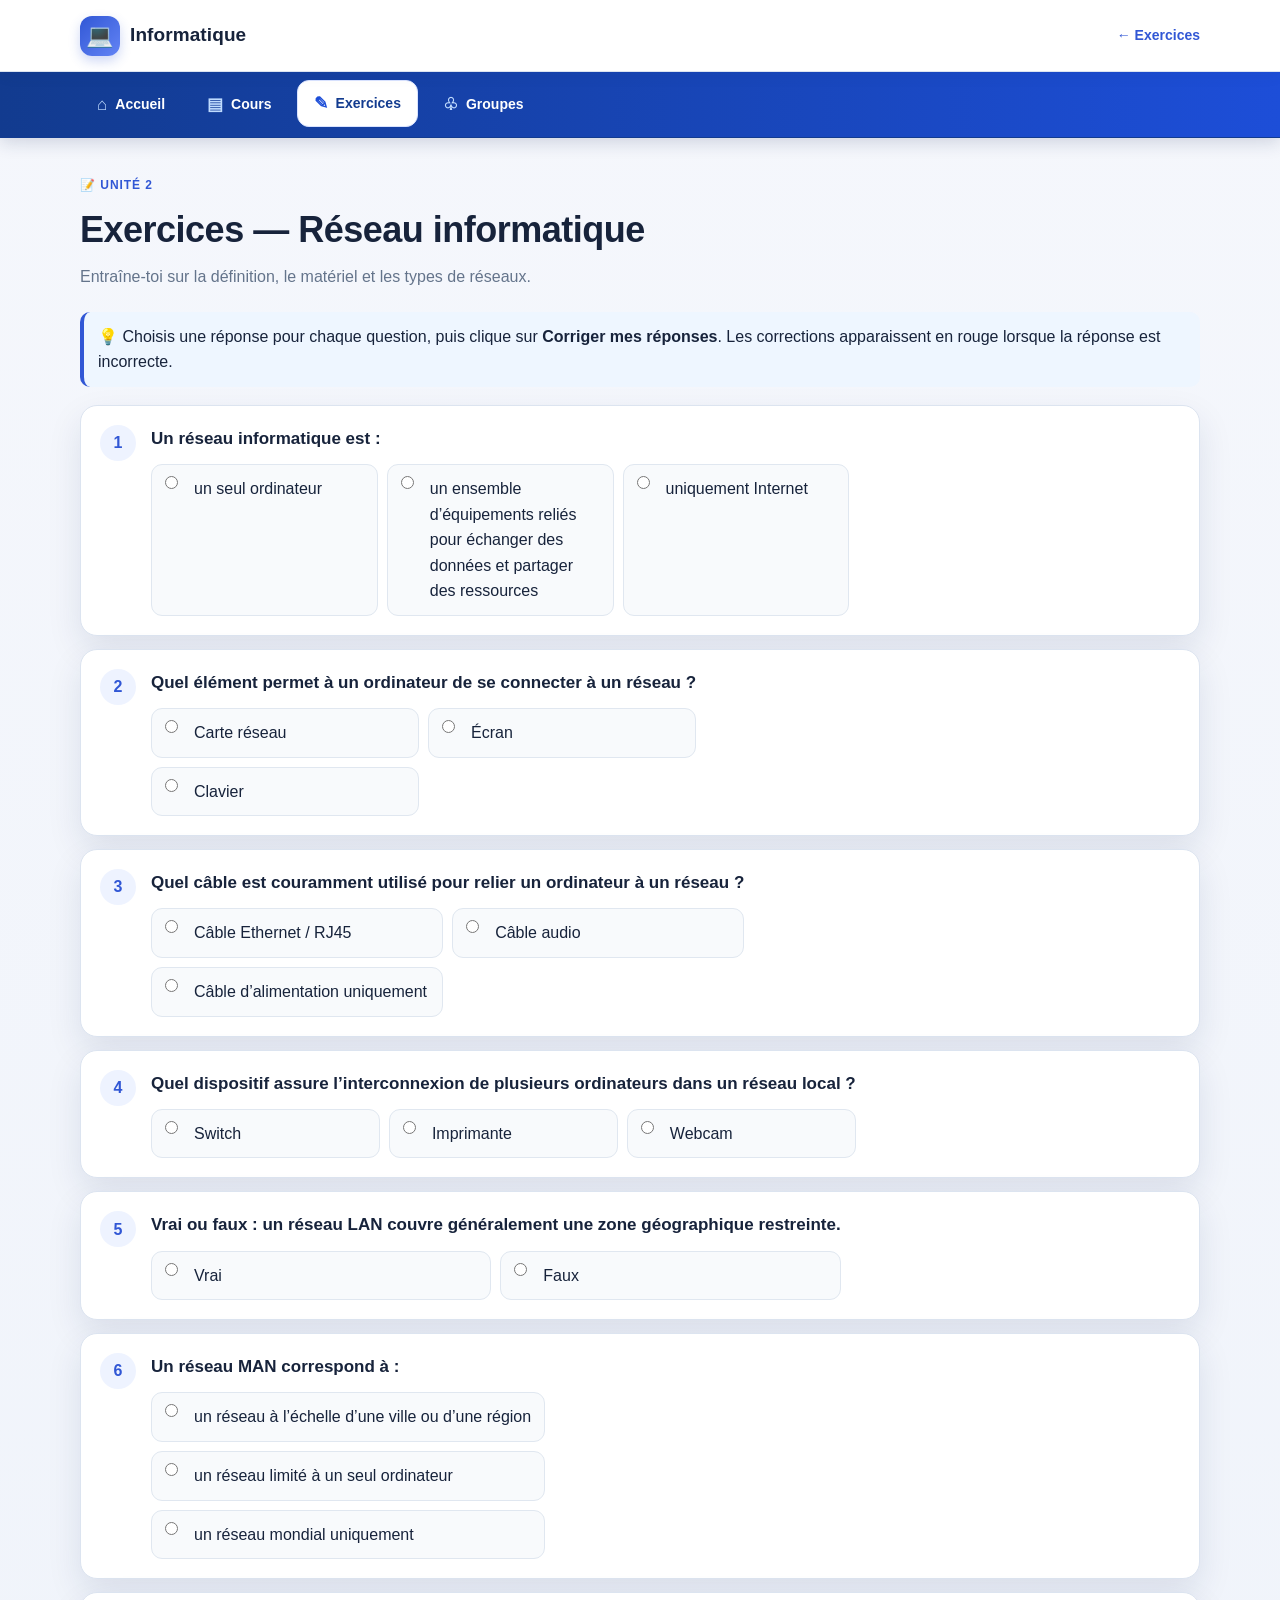
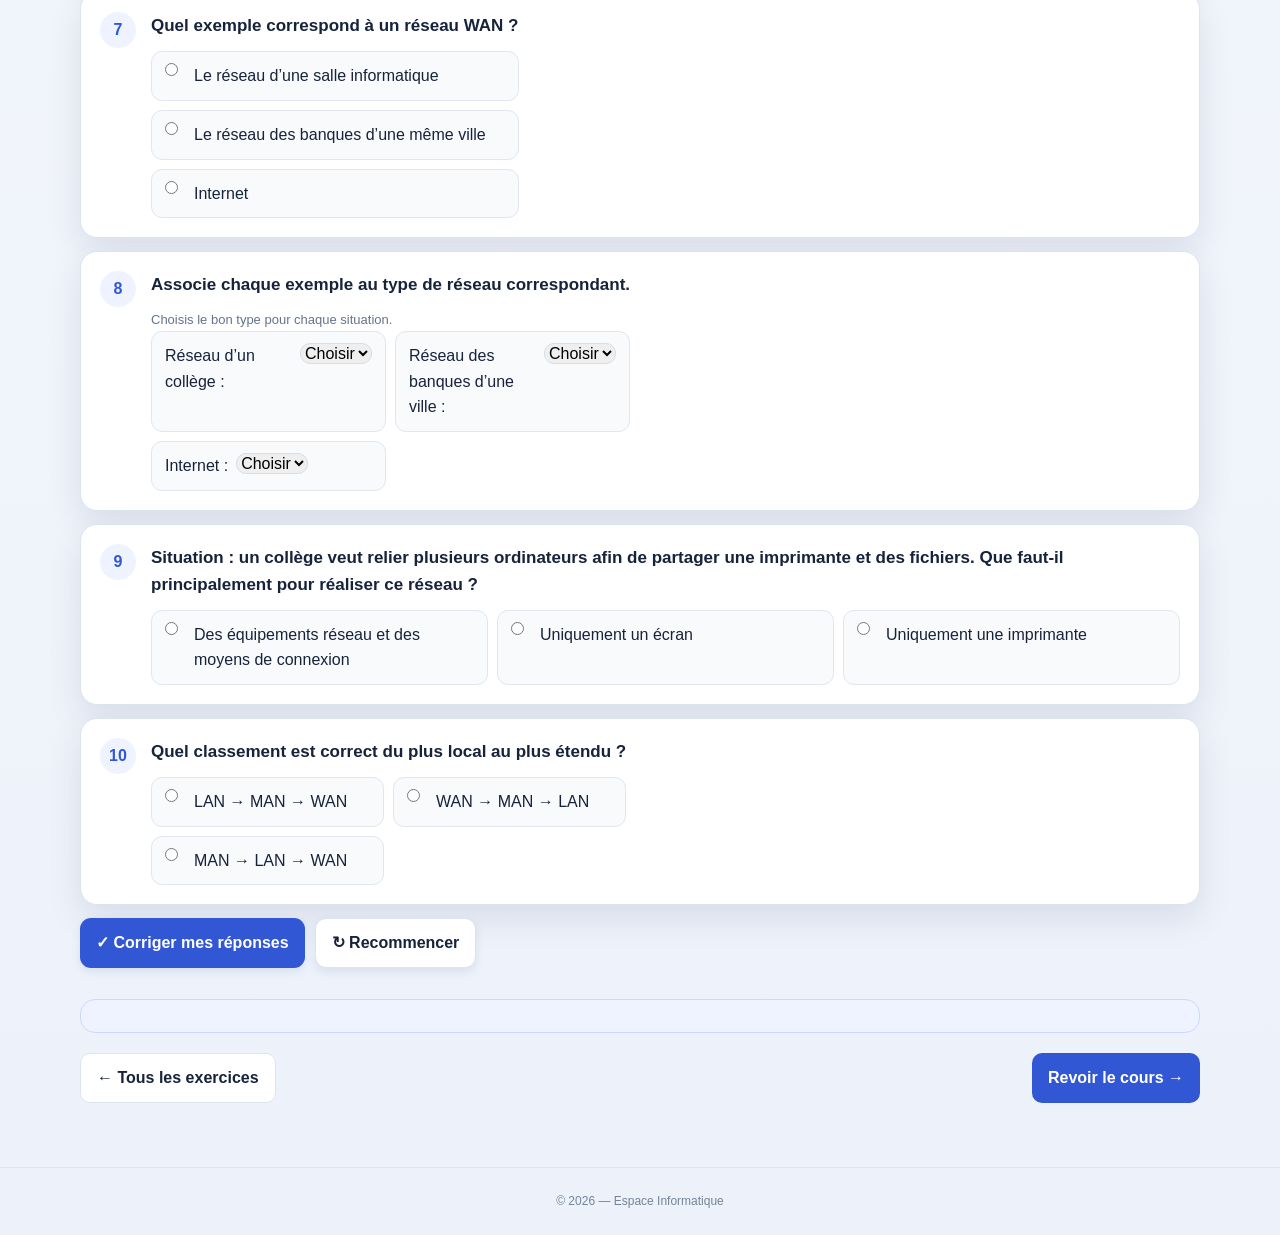
<file: exercise-network.html>
<!DOCTYPE html>
<html lang="fr">
<head>
  <meta charset="UTF-8">
  <meta name="viewport" content="width=device-width, initial-scale=1.0">
  <title>Exercices — Réseau informatique</title>
  <link rel="stylesheet" href="css/style.css">
  <style>
    .network-quiz .question h2{margin-bottom:12px}.network-options{display:grid;grid-template-columns:repeat(auto-fit,minmax(220px,1fr));gap:9px}.network-options label{display:flex;align-items:flex-start;gap:8px;background:#f8fafc;border:1px solid #e0e7f0;border-radius:11px;padding:11px 13px;cursor:pointer}.network-options label:hover{border-color:#3157d5;background:#f4f7ff}.network-correction{margin-top:12px;padding:11px 13px;border-radius:10px;font-size:14px;line-height:1.5}.network-correction.correct{background:#ecfdf3;color:#166534;border:1px solid #bbf7d0}.network-correction.wrong{background:#fff1f2;color:#b42318;border:1px solid #fecaca}.network-result{margin-top:18px;padding:16px 18px;border-radius:15px;background:#eef3ff;border:1px solid #cbd8ff;color:#173b82;display:flex;gap:10px;flex-direction:column}.network-image{display:block;width:100%;max-width:820px;margin:12px auto;border:1px solid #dce4f0;border-radius:14px;background:#fff;padding:8px;object-fit:contain}.network-actions{display:flex;gap:10px;flex-wrap:wrap}.network-note{background:#eef6ff;border-left:4px solid #3157d5;padding:12px 14px;border-radius:10px;margin-bottom:18px}.network-nav{display:flex;justify-content:space-between;gap:10px;margin-top:20px}.network-mini{font-size:13px;color:#64748b}
  </style>
</head>
<body>
<header class="topbar"><a class="brand" href="index.html"><span class="brand-icon">💻</span><span>Informatique</span></a><a class="back-link" href="exercises.html">← Exercices</a></header>
<nav class="site-nav" aria-label="Navigation principale"><div class="nav-inner"><a href="index.html"><span aria-hidden="true">⌂</span> Accueil</a><a href="lessons.html"><span aria-hidden="true">▤</span> Cours</a><a href="exercises.html" aria-current="page"><span aria-hidden="true">✎</span> Exercices</a><a href="groups.html"><span aria-hidden="true">♧</span> Groupes</a></div></nav>
<main class="container page">
  <div class="page-heading"><p class="eyebrow">📝 Unité 2</p><h1>Exercices — Réseau informatique</h1><p>Entraîne-toi sur la définition, le matériel et les types de réseaux.</p></div>
  <div class="network-note">💡 Choisis une réponse pour chaque question, puis clique sur <strong>Corriger mes réponses</strong>. Les corrections apparaissent en rouge lorsque la réponse est incorrecte.</div>
  <form id="networkQuiz" class="quiz network-quiz">
    <section class="question"><span class="question-number">1</span><div><h2>Un réseau informatique est :</h2><div class="network-options"><label><input type="radio" name="nq1" value="a"> un seul ordinateur</label><label><input type="radio" name="nq1" value="b"> un ensemble d’équipements reliés pour échanger des données et partager des ressources</label><label><input type="radio" name="nq1" value="c"> uniquement Internet</label></div></div></section>
    <section class="question"><span class="question-number">2</span><div><h2>Quel élément permet à un ordinateur de se connecter à un réseau ?</h2><div class="network-options"><label><input type="radio" name="nq2" value="a"> Carte réseau</label><label><input type="radio" name="nq2" value="b"> Écran</label><label><input type="radio" name="nq2" value="c"> Clavier</label></div></div></section>
    <section class="question"><span class="question-number">3</span><div><h2>Quel câble est couramment utilisé pour relier un ordinateur à un réseau ?</h2><div class="network-options"><label><input type="radio" name="nq3" value="a"> Câble Ethernet / RJ45</label><label><input type="radio" name="nq3" value="b"> Câble audio</label><label><input type="radio" name="nq3" value="c"> Câble d’alimentation uniquement</label></div></div></section>
    <section class="question"><span class="question-number">4</span><div><h2>Quel dispositif assure l’interconnexion de plusieurs ordinateurs dans un réseau local ?</h2><div class="network-options"><label><input type="radio" name="nq4" value="a"> Switch</label><label><input type="radio" name="nq4" value="b"> Imprimante</label><label><input type="radio" name="nq4" value="c"> Webcam</label></div></div></section>
    <section class="question"><span class="question-number">5</span><div><h2>Vrai ou faux : un réseau LAN couvre généralement une zone géographique restreinte.</h2><div class="network-options"><label><input type="radio" name="nq5" value="v"> Vrai</label><label><input type="radio" name="nq5" value="f"> Faux</label></div></div></section>
    <section class="question"><span class="question-number">6</span><div><h2>Un réseau MAN correspond à :</h2><div class="network-options"><label><input type="radio" name="nq6" value="a"> un réseau à l’échelle d’une ville ou d’une région</label><label><input type="radio" name="nq6" value="b"> un réseau limité à un seul ordinateur</label><label><input type="radio" name="nq6" value="c"> un réseau mondial uniquement</label></div></div></section>
    <section class="question"><span class="question-number">7</span><div><h2>Quel exemple correspond à un réseau WAN ?</h2><div class="network-options"><label><input type="radio" name="nq7" value="a"> Le réseau d’une salle informatique</label><label><input type="radio" name="nq7" value="b"> Le réseau des banques d’une même ville</label><label><input type="radio" name="nq7" value="c"> Internet</label></div></div></section>
    <section class="question"><span class="question-number">8</span><div><h2>Associe chaque exemple au type de réseau correspondant.</h2><p class="network-mini">Choisis le bon type pour chaque situation.</p><div class="network-options"><label>Réseau d’un collège : <select name="nq8a"><option value="">Choisir</option><option value="LAN">LAN</option><option value="MAN">MAN</option><option value="WAN">WAN</option></select></label><label>Réseau des banques d’une ville : <select name="nq8b"><option value="">Choisir</option><option value="LAN">LAN</option><option value="MAN">MAN</option><option value="WAN">WAN</option></select></label><label>Internet : <select name="nq8c"><option value="">Choisir</option><option value="LAN">LAN</option><option value="MAN">MAN</option><option value="WAN">WAN</option></select></label></div></div></section>
    <section class="question"><span class="question-number">9</span><div><h2>Situation : un collège veut relier plusieurs ordinateurs afin de partager une imprimante et des fichiers. Que faut-il principalement pour réaliser ce réseau ?</h2><div class="network-options"><label><input type="radio" name="nq9" value="a"> Des équipements réseau et des moyens de connexion</label><label><input type="radio" name="nq9" value="b"> Uniquement un écran</label><label><input type="radio" name="nq9" value="c"> Uniquement une imprimante</label></div></div></section>
    <section class="question"><span class="question-number">10</span><div><h2>Quel classement est correct du plus local au plus étendu ?</h2><div class="network-options"><label><input type="radio" name="nq10" value="a"> LAN → MAN → WAN</label><label><input type="radio" name="nq10" value="b"> WAN → MAN → LAN</label><label><input type="radio" name="nq10" value="c"> MAN → LAN → WAN</label></div></div></section>
    <div class="network-actions"><button class="button primary" type="submit">✓ Corriger mes réponses</button><button class="button secondary" type="button" id="resetNetwork">↻ Recommencer</button></div>
    <div id="networkResult" class="network-result" hidden></div>
  </form>
  <div class="network-nav"><a class="button secondary" href="exercises.html">← Tous les exercices</a><a class="button primary" href="lesson-02.html">Revoir le cours →</a></div>
</main>
<footer class="footer">© 2026 — Espace Informatique</footer>
<script>
(()=>{
 const quiz=document.getElementById('networkQuiz');
 const answers={nq1:'b',nq2:'a',nq3:'a',nq4:'a',nq5:'v',nq6:'a',nq7:'c',nq9:'a',nq10:'a'};
 const selects={nq8a:'LAN',nq8b:'MAN',nq8c:'WAN'};
 const corrections={nq1:'Un réseau relie plusieurs équipements pour échanger des données et partager des ressources.',nq2:'La carte réseau permet à l’ordinateur de se connecter au réseau.',nq3:'Le câble Ethernet / RJ45 est un moyen courant de connexion au réseau.',nq4:'Le switch assure l’interconnexion de plusieurs équipements dans un réseau local.',nq5:'Vrai : un LAN couvre une zone géographique relativement restreinte.',nq6:'Un MAN couvre une ville ou une région.',nq7:'Internet est l’exemple présenté dans le cours pour un WAN.',nq8:'Collège → LAN ; banques d’une ville → MAN ; Internet → WAN.',nq9:'Un réseau nécessite des équipements et des moyens de connexion.',nq10:'LAN est le plus local, puis MAN, puis WAN.'};
 function box(section,ok,text){let b=section.querySelector('.network-correction');if(!b){b=document.createElement('div');b.className='network-correction';section.appendChild(b)}b.className='network-correction '+(ok?'correct':'wrong');b.innerHTML=ok?'✅ <strong>Correct !</strong>':'❌ <strong>Correction :</strong> '+text;}
 quiz.addEventListener('submit',e=>{e.preventDefault();let score=0,total=10;Object.entries(answers).forEach(([q,a])=>{const v=quiz.querySelector(`input[name="${q}"]:checked`)?.value||'';const ok=v===a;if(ok)score++;box(quiz.querySelector(`[name="${q}"]`).closest('.question'),ok,corrections[q])});let sOk=Object.entries(selects).every(([q,a])=>quiz.elements[q].value===a);if(sOk)score++;const sec=quiz.querySelector('[name="nq8a"]').closest('.question');box(sec,sOk,corrections.nq8);const result=document.getElementById('networkResult');result.hidden=false;result.innerHTML=`<strong>Note : ${score}/${total}</strong><span>${score===10?'Excellent ! Toutes les réponses sont correctes 🎉':score>=7?'Très bien ! Relis les corrections en rouge pour revoir les notions restantes.':'Relis les corrections en rouge puis recommence pour consolider les notions.'}</span>`;result.scrollIntoView({behavior:'smooth',block:'nearest'});});
 document.getElementById('resetNetwork').addEventListener('click',()=>{quiz.reset();quiz.querySelectorAll('.network-correction').forEach(x=>x.remove());const r=document.getElementById('networkResult');r.hidden=true;window.scrollTo({top:0,behavior:'smooth'});});
})();
</script>
<script src="js/back-to-top.js"></script>
</body>
</html>
</file>
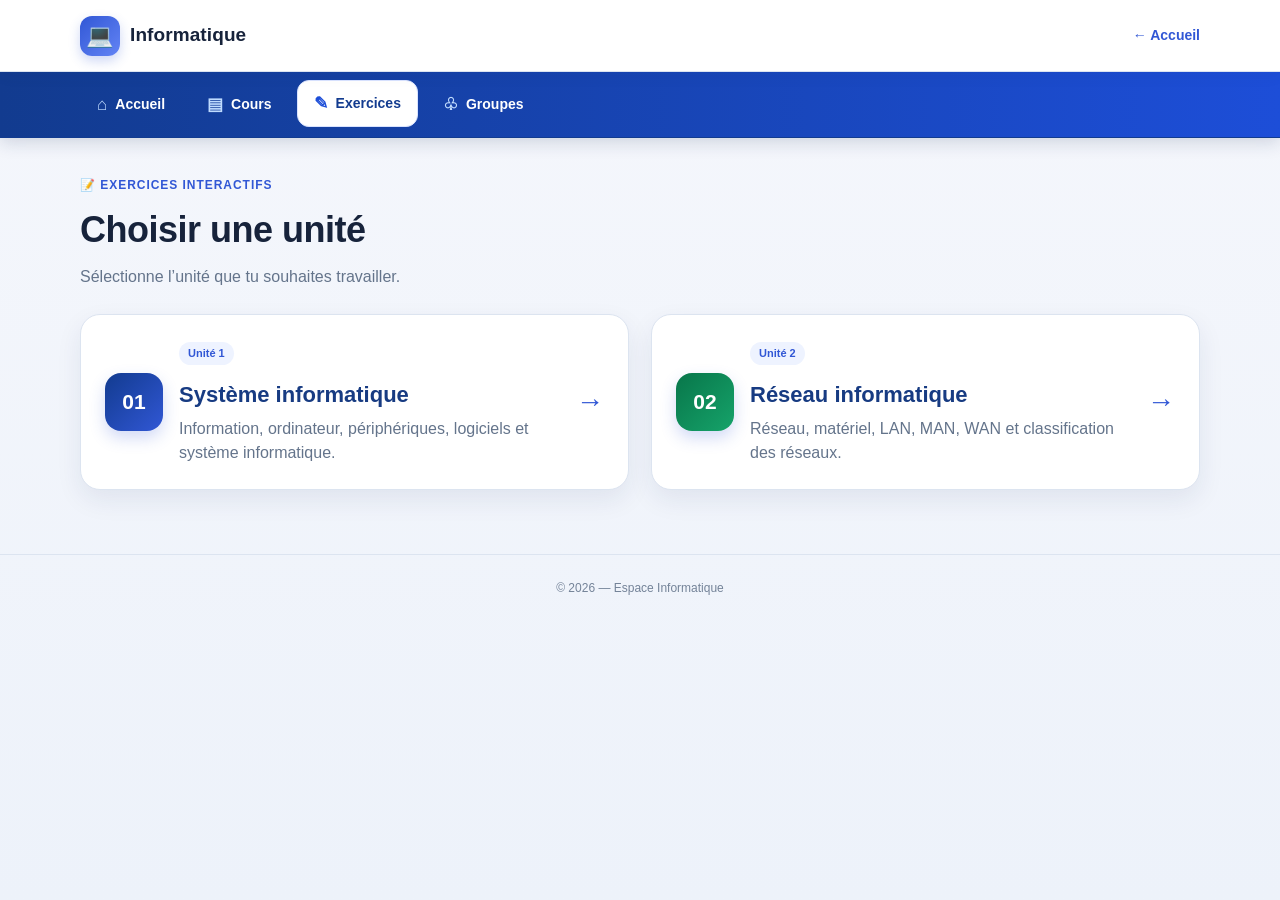
<file: exercises.html>
<!DOCTYPE html>
<html lang="fr">
<head>
  <meta charset="UTF-8">
  <meta name="viewport" content="width=device-width, initial-scale=1.0">
  <title>Exercices — Informatique</title>
  <link rel="stylesheet" href="css/style.css">
</head>
<body>
<header class="topbar">
  <a class="brand" href="index.html"><span class="brand-icon">💻</span><span>Informatique</span></a>
  <a class="back-link" href="index.html">← Accueil</a>
</header>
<nav class="site-nav" aria-label="Navigation principale">
  <div class="nav-inner">
    <a href="index.html"><span aria-hidden="true">⌂</span> Accueil</a>
    <a href="lessons.html"><span aria-hidden="true">▤</span> Cours</a>
    <a href="exercises.html" aria-current="page"><span aria-hidden="true">✎</span> Exercices</a>
    <a href="groups.html"><span aria-hidden="true">♧</span> Groupes</a>
  </div>
</nav>
<main class="container page">
  <div class="page-heading">
    <p class="eyebrow">📝 Exercices interactifs</p>
    <h1>Choisir une unité</h1>
    <p>Sélectionne l’unité que tu souhaites travailler.</p>
  </div>
  <section class="exercise-unit-grid" aria-label="Unités d'exercices">
    <a class="exercise-unit-card" href="exercise-01.html">
      <span class="unit-badge">01</span>
      <div><span class="tag">Unité 1</span><h2>Système informatique</h2><p>Information, ordinateur, périphériques, logiciels et système informatique.</p></div>
      <span class="unit-arrow">→</span>
    </a>
    <a class="exercise-unit-card network-card" href="exercise-network.html">
      <span class="unit-badge">02</span>
      <div><span class="tag">Unité 2</span><h2>Réseau informatique</h2><p>Réseau, matériel, LAN, MAN, WAN et classification des réseaux.</p></div>
      <span class="unit-arrow">→</span>
    </a>
  </section>
</main>
<footer class="footer">© 2026 — Espace Informatique</footer>
<script src="js/back-to-top.js"></script>
</body>
</html>
</file>
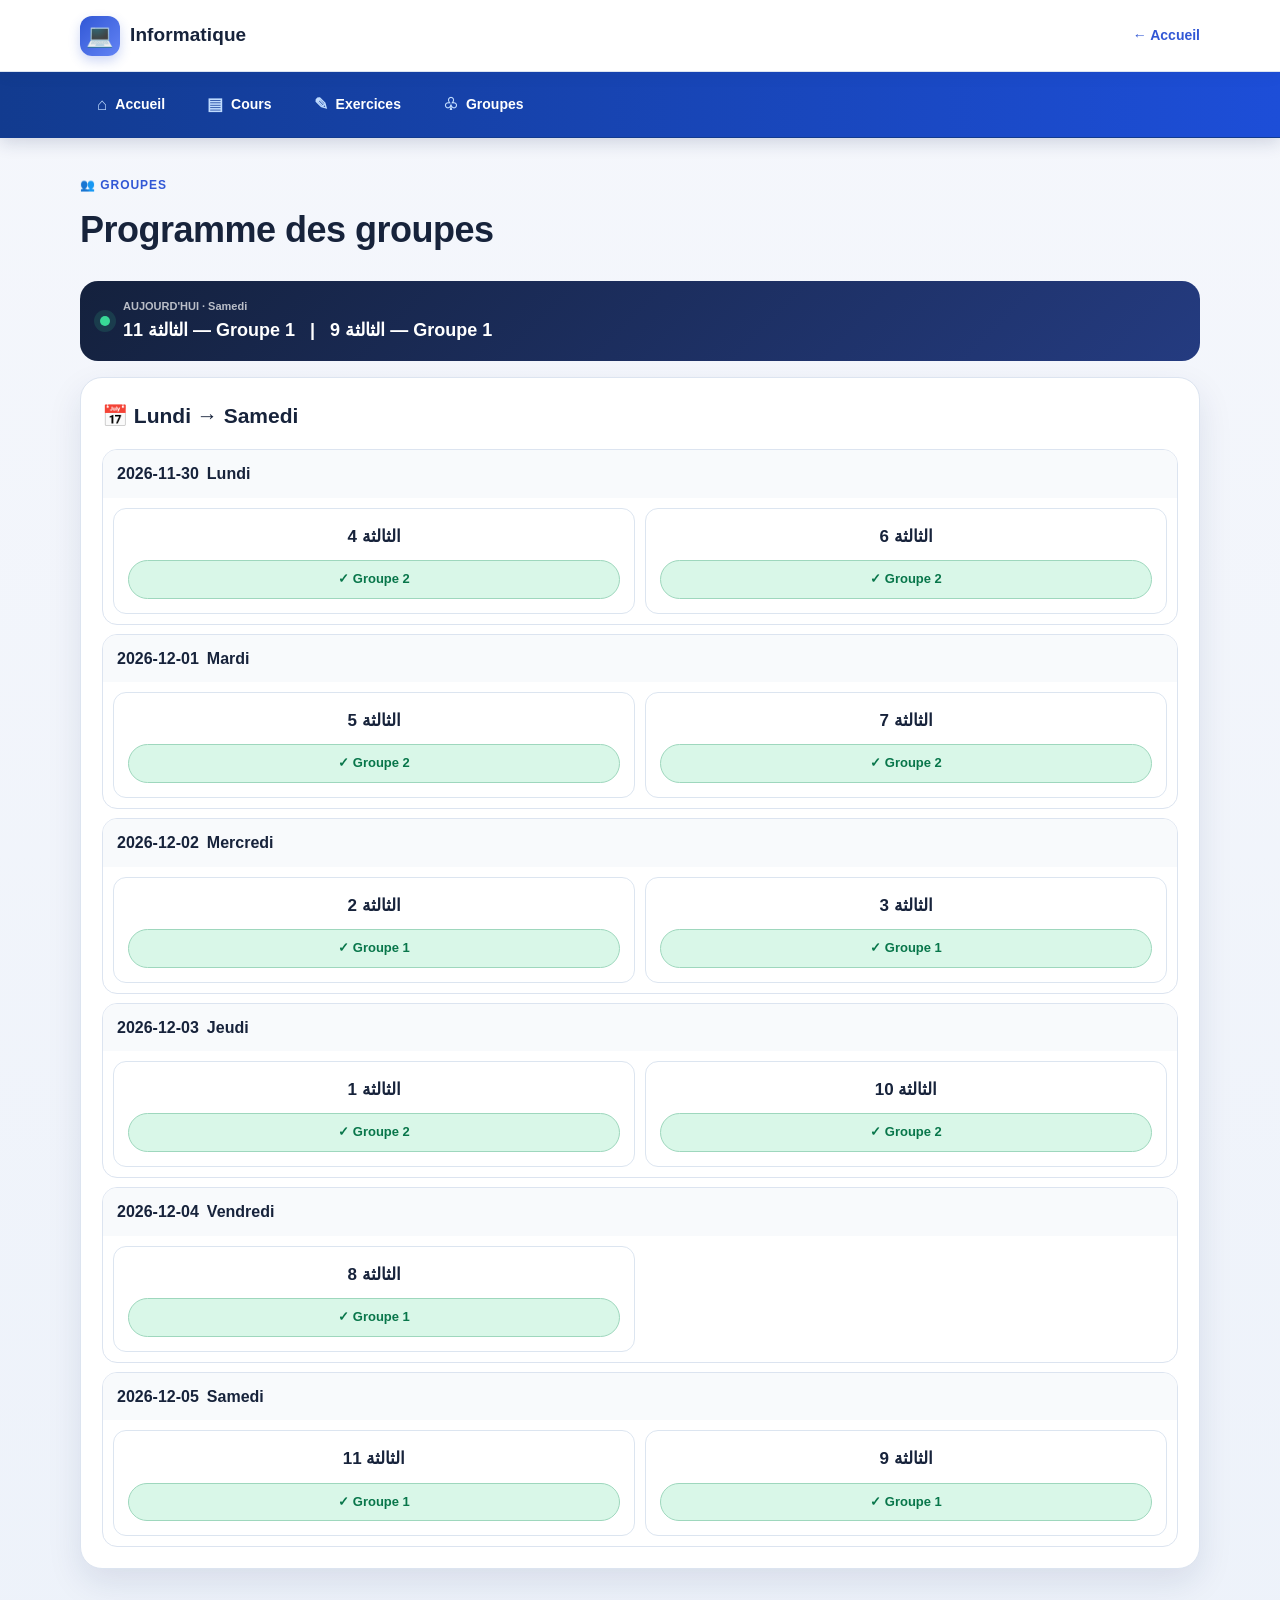
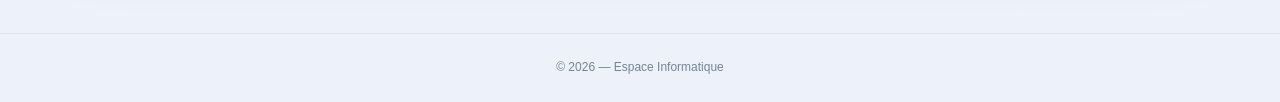
<file: groups.html>
<!DOCTYPE html>
<html lang="fr">
<head>
  <meta charset="UTF-8">
  <meta name="viewport" content="width=device-width, initial-scale=1.0">
  <title>Les groupes — Informatique</title>
  <link rel="stylesheet" href="css/style.css">
</head>
<body>
<header class="topbar">
  <a class="brand" href="index.html"><span class="brand-icon">💻</span><span>Informatique</span></a>
  <a class="back-link" href="index.html">← Accueil</a>
</header>
<nav class="site-nav" aria-label="Navigation principale">
  <div class="nav-inner">
    <a href="index.html"><span aria-hidden="true">⌂</span> Accueil</a>
    <a href="lessons.html"><span aria-hidden="true">▤</span> Cours</a>
    <a href="exercises.html"><span aria-hidden="true">✎</span> Exercices</a>
    <a href="groups.html"><span aria-hidden="true">♧</span> Groupes</a>
  </div>
</nav>


<main class="container groups-page">
  <div class="page-heading">
    <p class="eyebrow">👥 Groupes</p>
    <h1>Programme des groupes</h1>
  </div>

  <div id="todayBanner" class="today-banner"></div>

  <section class="schedule-card">
    <div class="schedule-header">
      <div>
        <h2>📅 Lundi → Samedi</h2>
      </div>
    </div>

    <div id="scheduleView" class="schedule-view"></div>

  </section>
</main>

<footer class="footer">© 2026 — Espace Informatique</footer>
<script src="js/app.js?v=17"></script>
<script src="js/back-to-top.js"></script>
</body>
</html>
</file>
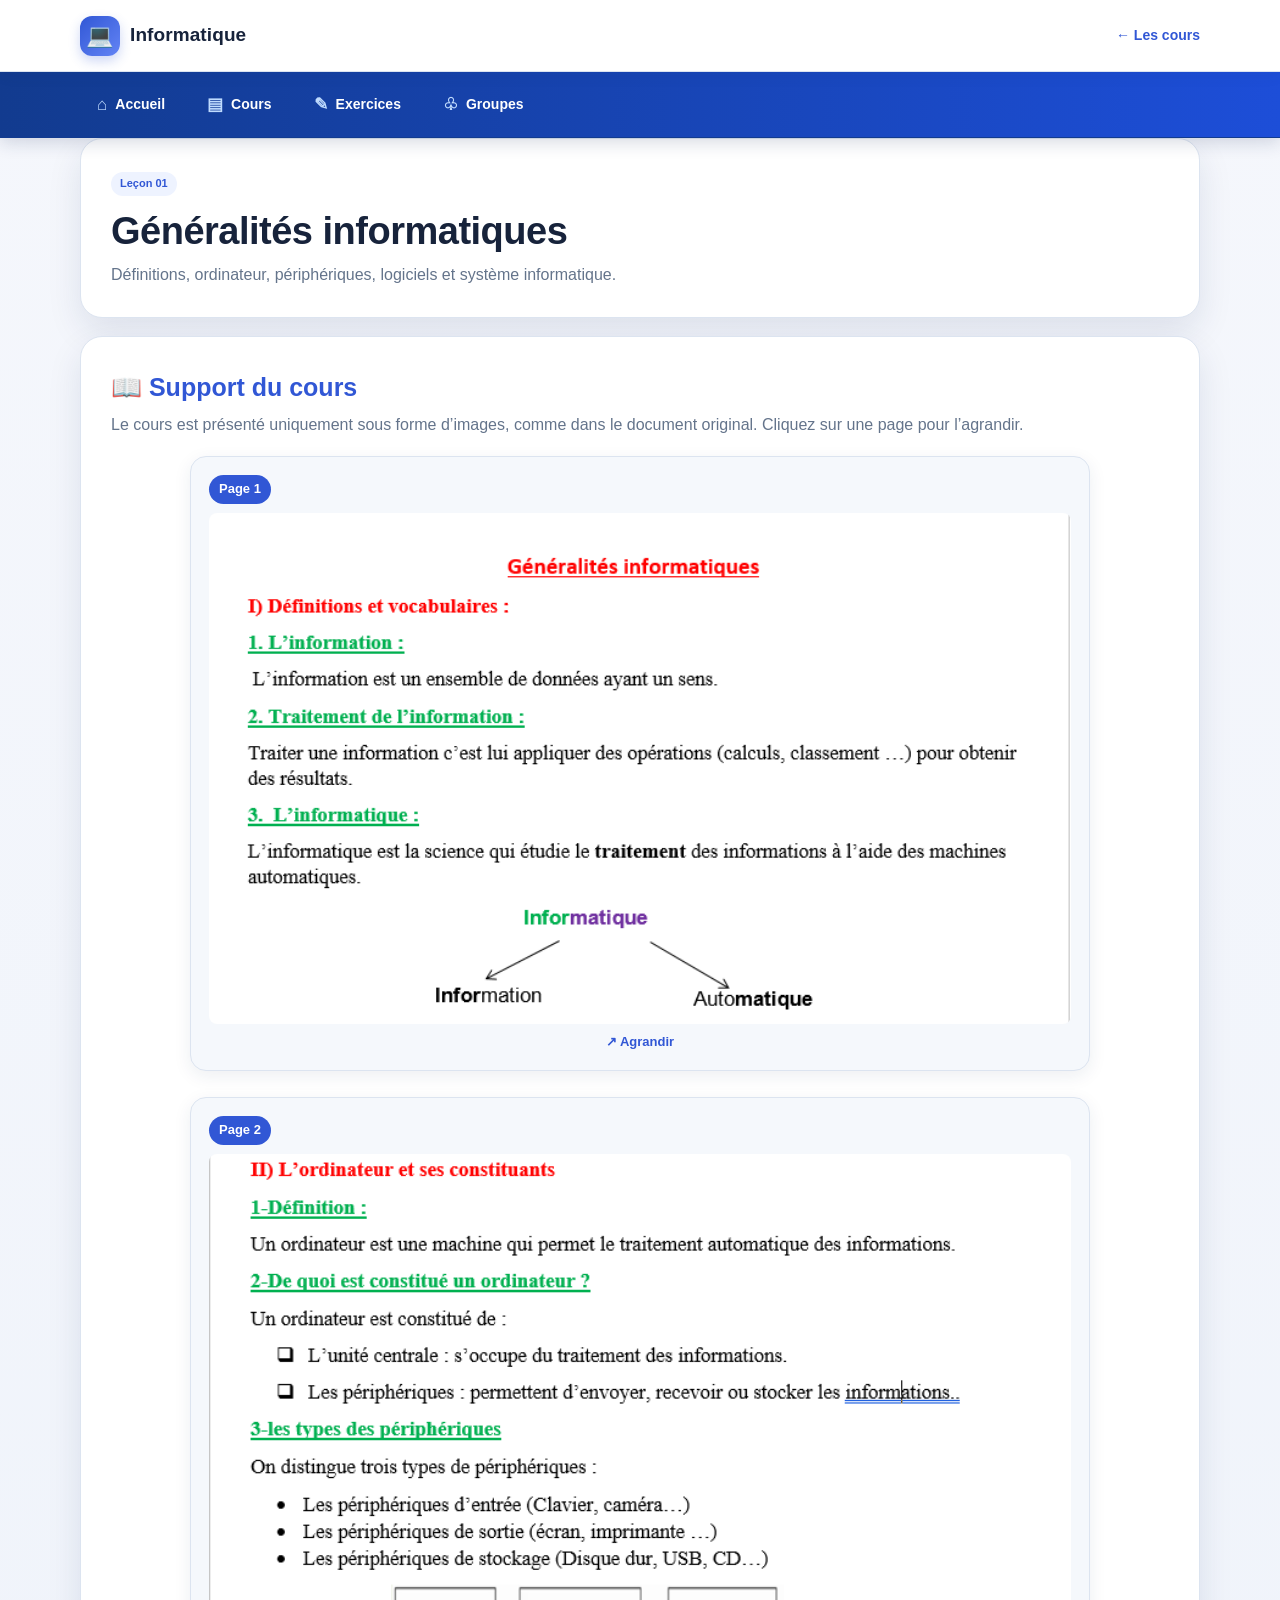
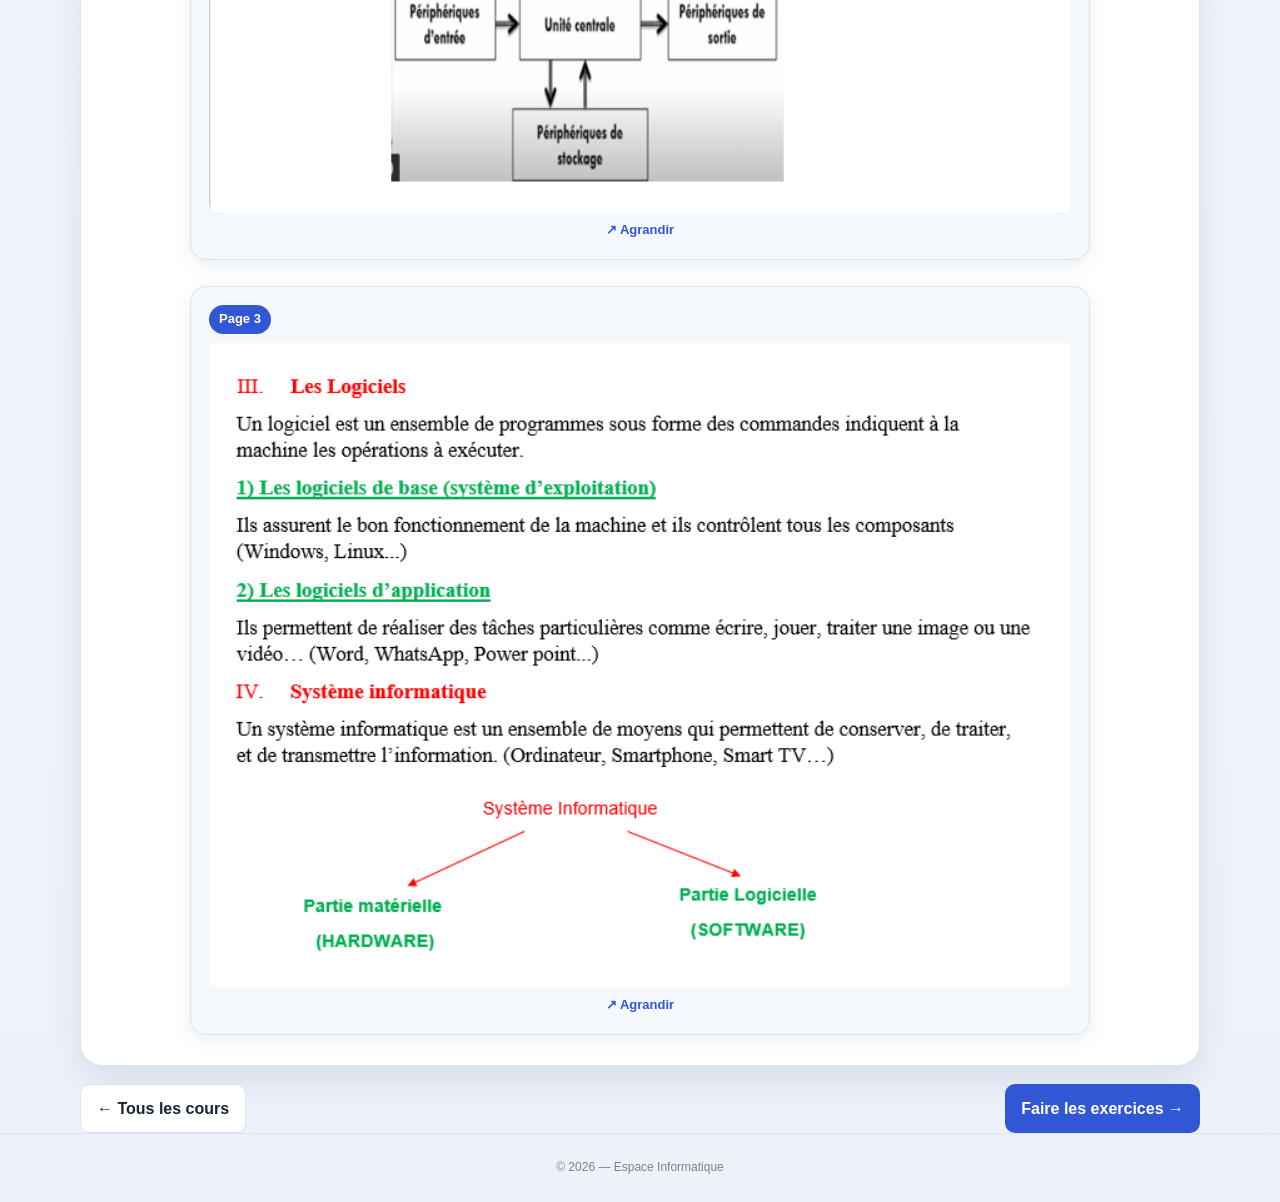
<file: lesson-01.html>
<!DOCTYPE html>
<html lang="fr">
<head>
  <meta charset="UTF-8">
  <meta name="viewport" content="width=device-width, initial-scale=1.0">
  <title>Leçon 01 — Généralités informatiques</title>
  <link rel="stylesheet" href="css/style.css">
</head>
<body>
<header class="topbar">
  <a class="brand" href="index.html"><span class="brand-icon">💻</span><span>Informatique</span></a>
  <a class="back-link" href="lessons.html">← Les cours</a>
</header>
<nav class="site-nav" aria-label="Navigation principale">
  <div class="nav-inner">
    <a href="index.html"><span aria-hidden="true">⌂</span> Accueil</a>
    <a href="lessons.html"><span aria-hidden="true">▤</span> Cours</a>
    <a href="exercises.html"><span aria-hidden="true">✎</span> Exercices</a>
    <a href="groups.html"><span aria-hidden="true">♧</span> Groupes</a>
  </div>
</nav>


<main class="container lesson-page">
  <div class="lesson-header">
    <span class="tag">Leçon 01</span>
    <h1>Généralités informatiques</h1>
    <p>Définitions, ordinateur, périphériques, logiciels et système informatique.</p>
  </div>

  <article class="lesson-content lesson-images-only">
    <section class="source-images">
      <div class="lesson-image-intro">
        <h2>📖 Support du cours</h2>
        <p>Le cours est présenté uniquement sous forme d’images, comme dans le document original. Cliquez sur une page pour l’agrandir.</p>
      </div>
<div class="lesson-pages">
        <a class="lesson-page-image" href="assets/images/lesson-01-1.png" target="_blank" rel="noopener" aria-label="Agrandir la page 1 du cours">
          <span class="page-label">Page 1</span>
          <img src="assets/images/lesson-01-1.png" alt="Cours de généralités informatiques — page 1" loading="lazy">
          <span class="zoom-hint">↗ Agrandir</span>
        </a>
        <a class="lesson-page-image" href="assets/images/lesson-01-2.png" target="_blank" rel="noopener" aria-label="Agrandir la page 2 du cours">
          <span class="page-label">Page 2</span>
          <img src="assets/images/lesson-01-2.png" alt="Cours de généralités informatiques — page 2" loading="lazy">
          <span class="zoom-hint">↗ Agrandir</span>
        </a>
        <a class="lesson-page-image" href="assets/images/lesson-01-3.png" target="_blank" rel="noopener" aria-label="Agrandir la page 3 du cours">
          <span class="page-label">Page 3</span>
          <img src="assets/images/lesson-01-3.png" alt="Cours de généralités informatiques — page 3" loading="lazy">
          <span class="zoom-hint">↗ Agrandir</span>
        </a>
      </div>
    </section>
  </article>

  <div class="lesson-navigation">
    <a class="button secondary" href="lessons.html">← Tous les cours</a>
    <a class="button primary" href="exercise-01.html">Faire les exercices →</a>
  </div>
</main>
<footer class="footer">© 2026 — Espace Informatique</footer>
<script src="js/back-to-top.js"></script>
</body>
</html>
</file>
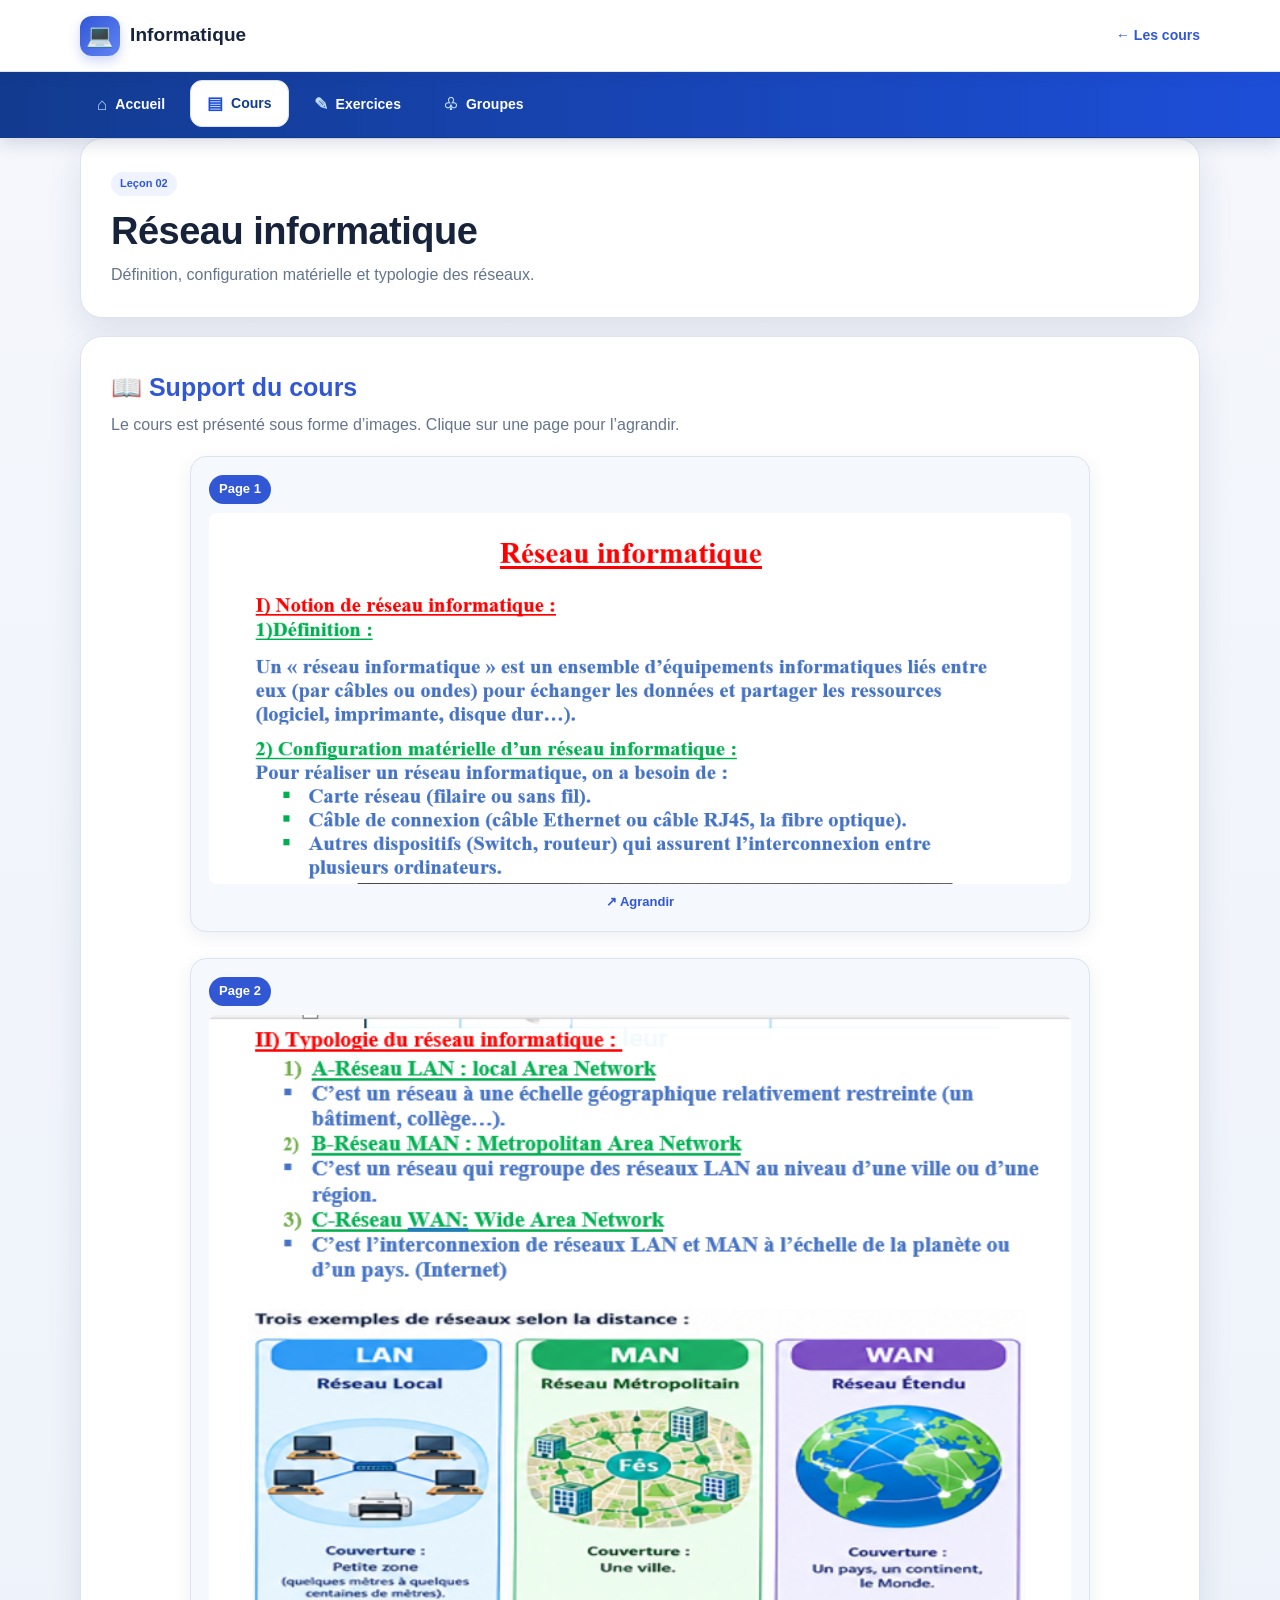
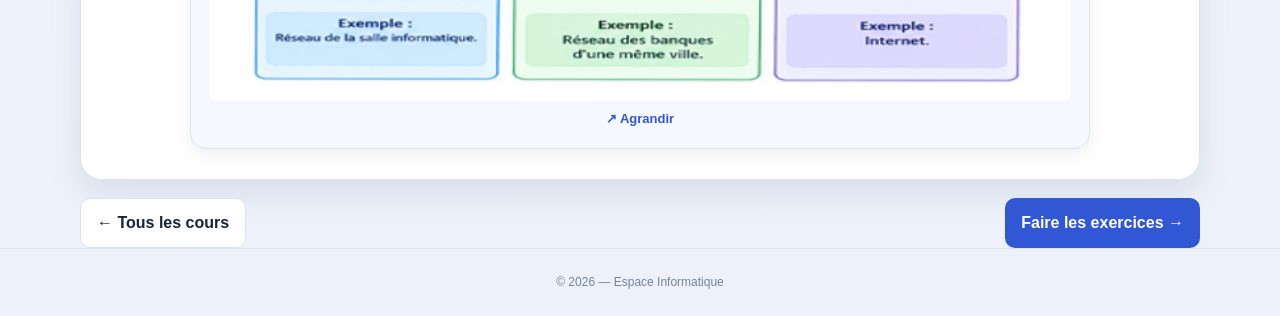
<file: lesson-02.html>
<!DOCTYPE html>
<html lang="fr">
<head>
  <meta charset="UTF-8">
  <meta name="viewport" content="width=device-width, initial-scale=1.0">
  <title>Leçon 02 — Réseau informatique</title>
  <link rel="stylesheet" href="css/style.css">
</head>
<body>
<header class="topbar">
  <a class="brand" href="index.html"><span class="brand-icon">💻</span><span>Informatique</span></a>
  <a class="back-link" href="lessons.html">← Les cours</a>
</header>
<nav class="site-nav" aria-label="Navigation principale">
  <div class="nav-inner">
    <a href="index.html"><span aria-hidden="true">⌂</span> Accueil</a>
    <a href="lessons.html" aria-current="page"><span aria-hidden="true">▤</span> Cours</a>
    <a href="exercises.html"><span aria-hidden="true">✎</span> Exercices</a>
    <a href="groups.html"><span aria-hidden="true">♧</span> Groupes</a>
  </div>
</nav>
<main class="container lesson-page">
  <div class="lesson-header">
    <span class="tag">Leçon 02</span>
    <h1>Réseau informatique</h1>
    <p>Définition, configuration matérielle et typologie des réseaux.</p>
  </div>
  <article class="lesson-content lesson-images-only">
    <section class="source-images">
      <div class="lesson-image-intro">
        <h2>📖 Support du cours</h2>
        <p>Le cours est présenté sous forme d’images. Clique sur une page pour l’agrandir.</p>
      </div>
<div class="lesson-pages">
        <a class="lesson-page-image" href="assets/images/reseau/reseau-01.png" target="_blank" rel="noopener" aria-label="Agrandir la page 1 du cours">
          <span class="page-label">Page 1</span>
          <img src="assets/images/reseau/reseau-01.png" alt="Réseau informatique — page 1" loading="eager">
          <span class="zoom-hint">↗ Agrandir</span>
        </a>
        <a class="lesson-page-image" href="assets/images/reseau/reseau-02.png" target="_blank" rel="noopener" aria-label="Agrandir la page 2 du cours">
          <span class="page-label">Page 2</span>
          <img src="assets/images/reseau/reseau-02.png" alt="Réseau informatique — page 2" loading="lazy">
          <span class="zoom-hint">↗ Agrandir</span>
        </a>
      </div>
    </section>
  </article>
  <div class="lesson-navigation">
    <a class="button secondary" href="lessons.html">← Tous les cours</a>
    <a class="button primary" href="exercise-network.html">Faire les exercices →</a>
  </div>
</main>
<footer class="footer">© 2026 — Espace Informatique</footer>
<script src="js/back-to-top.js"></script>
</body>
</html>
</file>
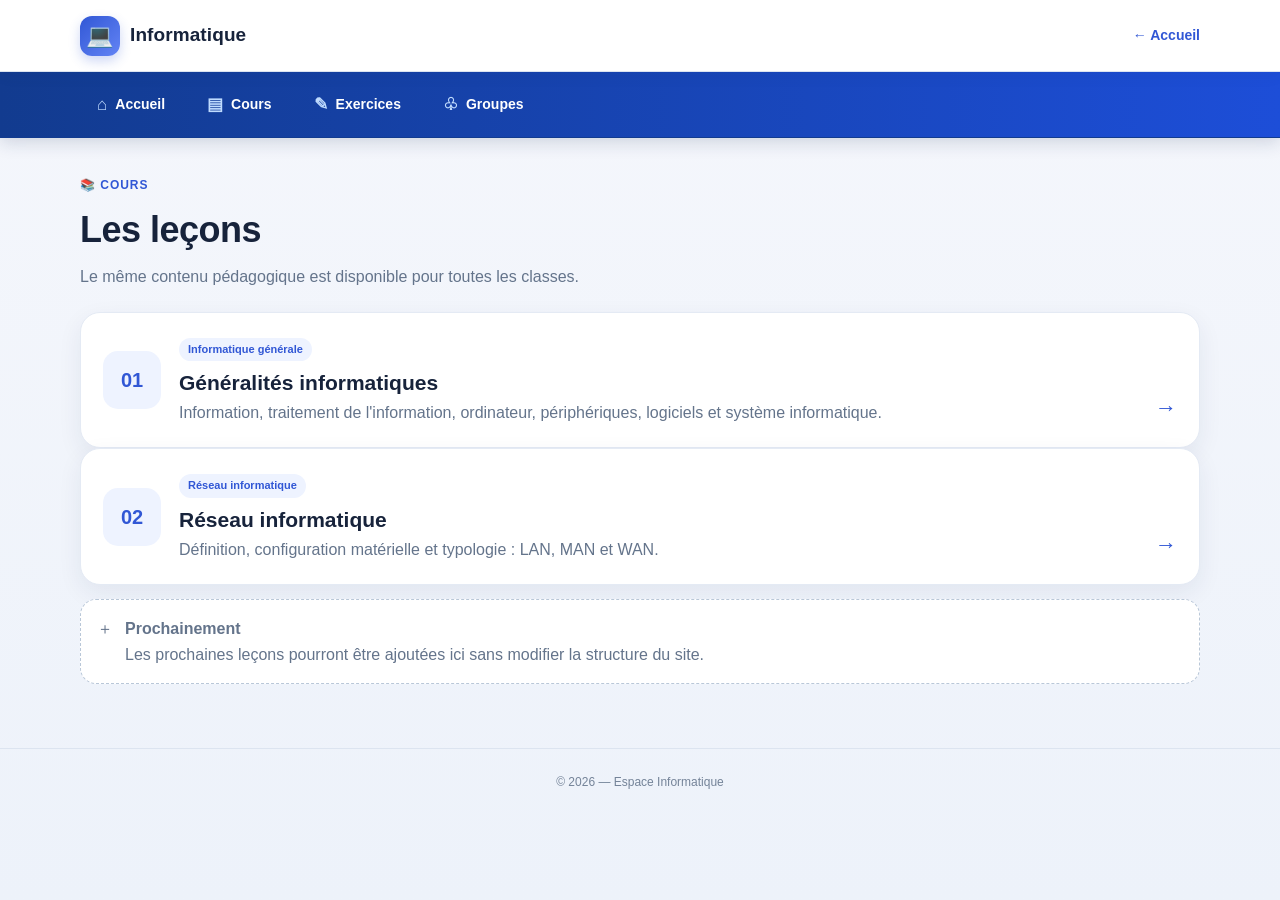
<file: lessons.html>
<!DOCTYPE html>
<html lang="fr">
<head>
  <meta charset="UTF-8">
  <meta name="viewport" content="width=device-width, initial-scale=1.0">
  <title>Les cours — Informatique</title>
  <link rel="stylesheet" href="css/style.css">
</head>
<body>
<header class="topbar">
  <a class="brand" href="index.html"><span class="brand-icon">💻</span><span>Informatique</span></a>
  <a class="back-link" href="index.html">← Accueil</a>
</header>
<nav class="site-nav" aria-label="Navigation principale">
  <div class="nav-inner">
    <a href="index.html"><span aria-hidden="true">⌂</span> Accueil</a>
    <a href="lessons.html"><span aria-hidden="true">▤</span> Cours</a>
    <a href="exercises.html"><span aria-hidden="true">✎</span> Exercices</a>
    <a href="groups.html"><span aria-hidden="true">♧</span> Groupes</a>
  </div>
</nav>

<main class="container page">
  <div class="page-heading">
    <p class="eyebrow">📚 Cours</p>
    <h1>Les leçons</h1>
    <p>Le même contenu pédagogique est disponible pour toutes les classes.</p>
  </div>
<a class="lesson-card" href="lesson-01.html">
    <div class="lesson-number">01</div>
    <div class="lesson-info">
      <span class="tag">Informatique générale</span>
      <h2>Généralités informatiques</h2>
      <p>Information, traitement de l'information, ordinateur, périphériques, logiciels et système informatique.</p>
    </div>
    <span class="arrow">→</span>
  </a>


  <a class="lesson-card" href="lesson-02.html">
    <div class="lesson-number">02</div>
    <div class="lesson-info">
      <span class="tag">Réseau informatique</span>
      <h2>Réseau informatique</h2>
      <p>Définition, configuration matérielle et typologie : LAN, MAN et WAN.</p>
    </div>
    <span class="arrow">→</span>
  </a>

  <div class="coming-soon">
    <span>＋</span>
    <div><strong>Prochainement</strong><br>Les prochaines leçons pourront être ajoutées ici sans modifier la structure du site.</div>
  </div>
</main>
<footer class="footer">© 2026 — Espace Informatique</footer>
<script src="js/back-to-top.js"></script>
</body>
</html>
</file>
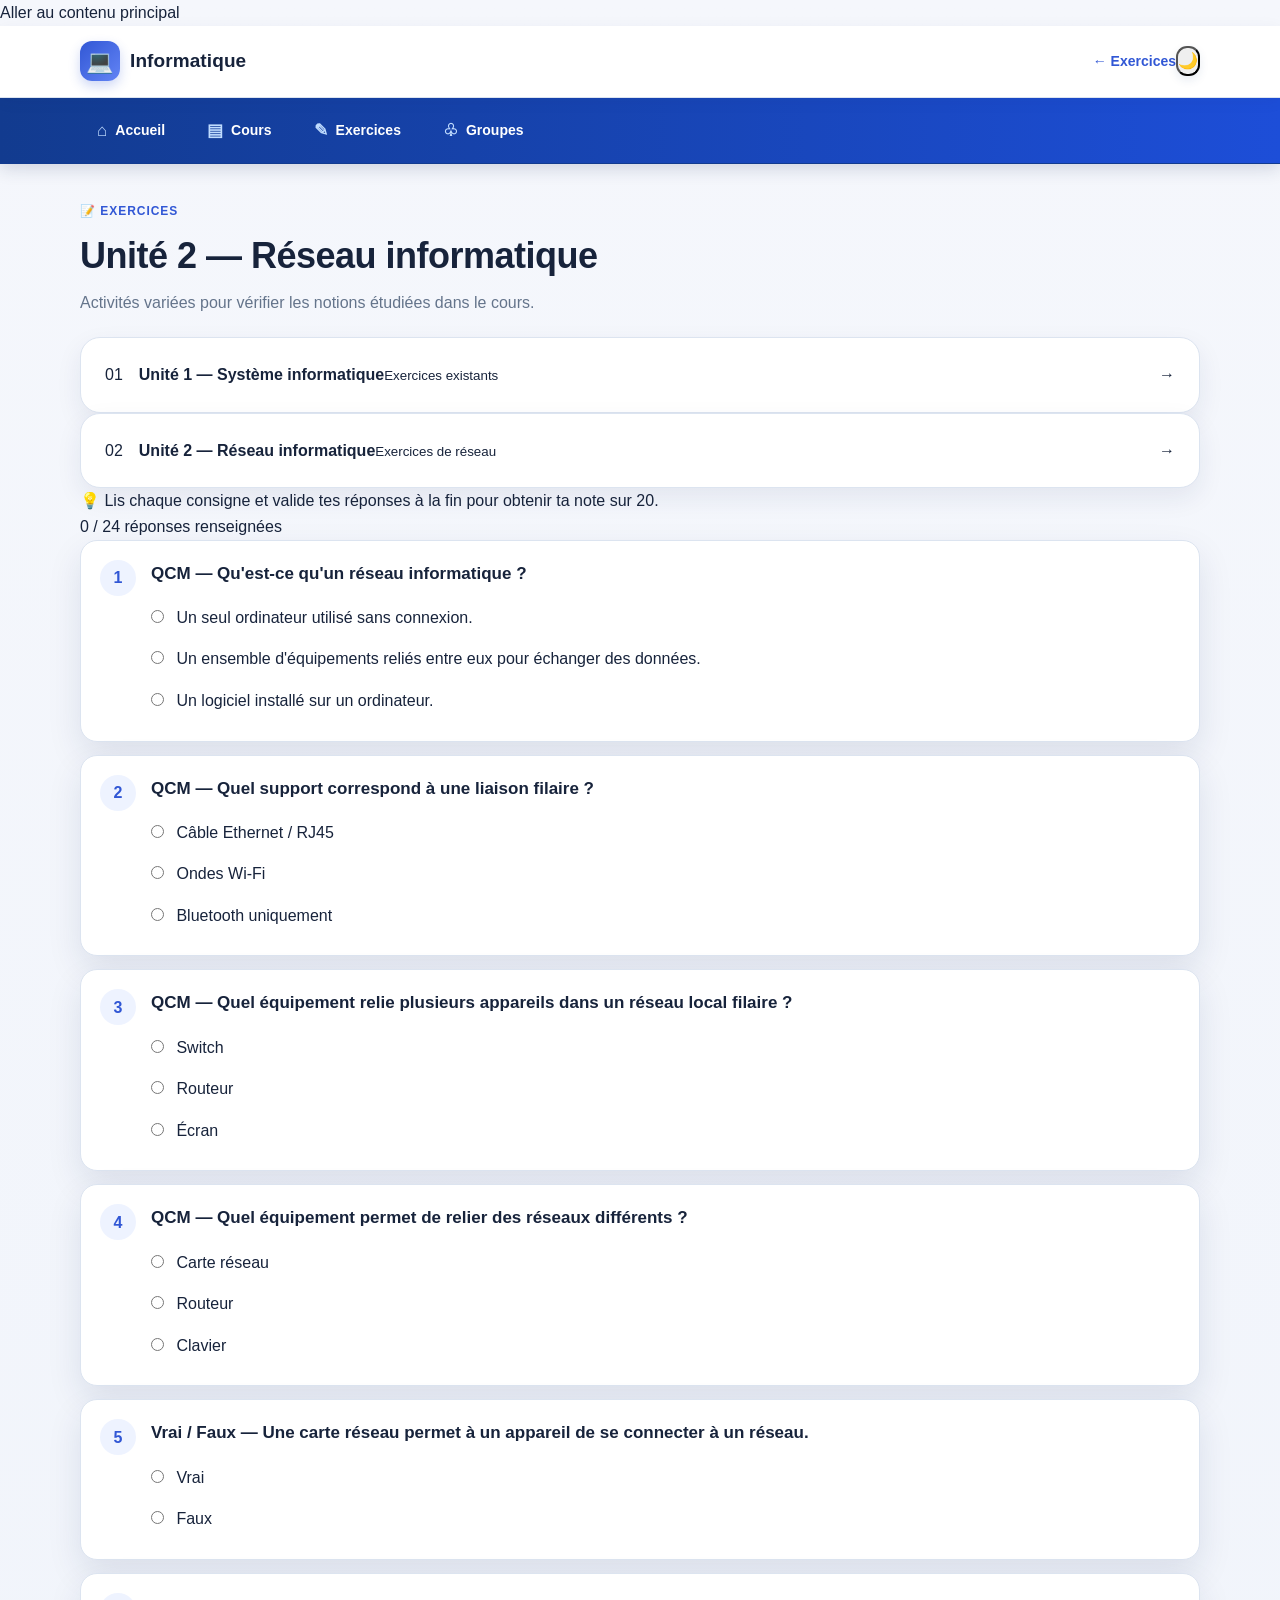
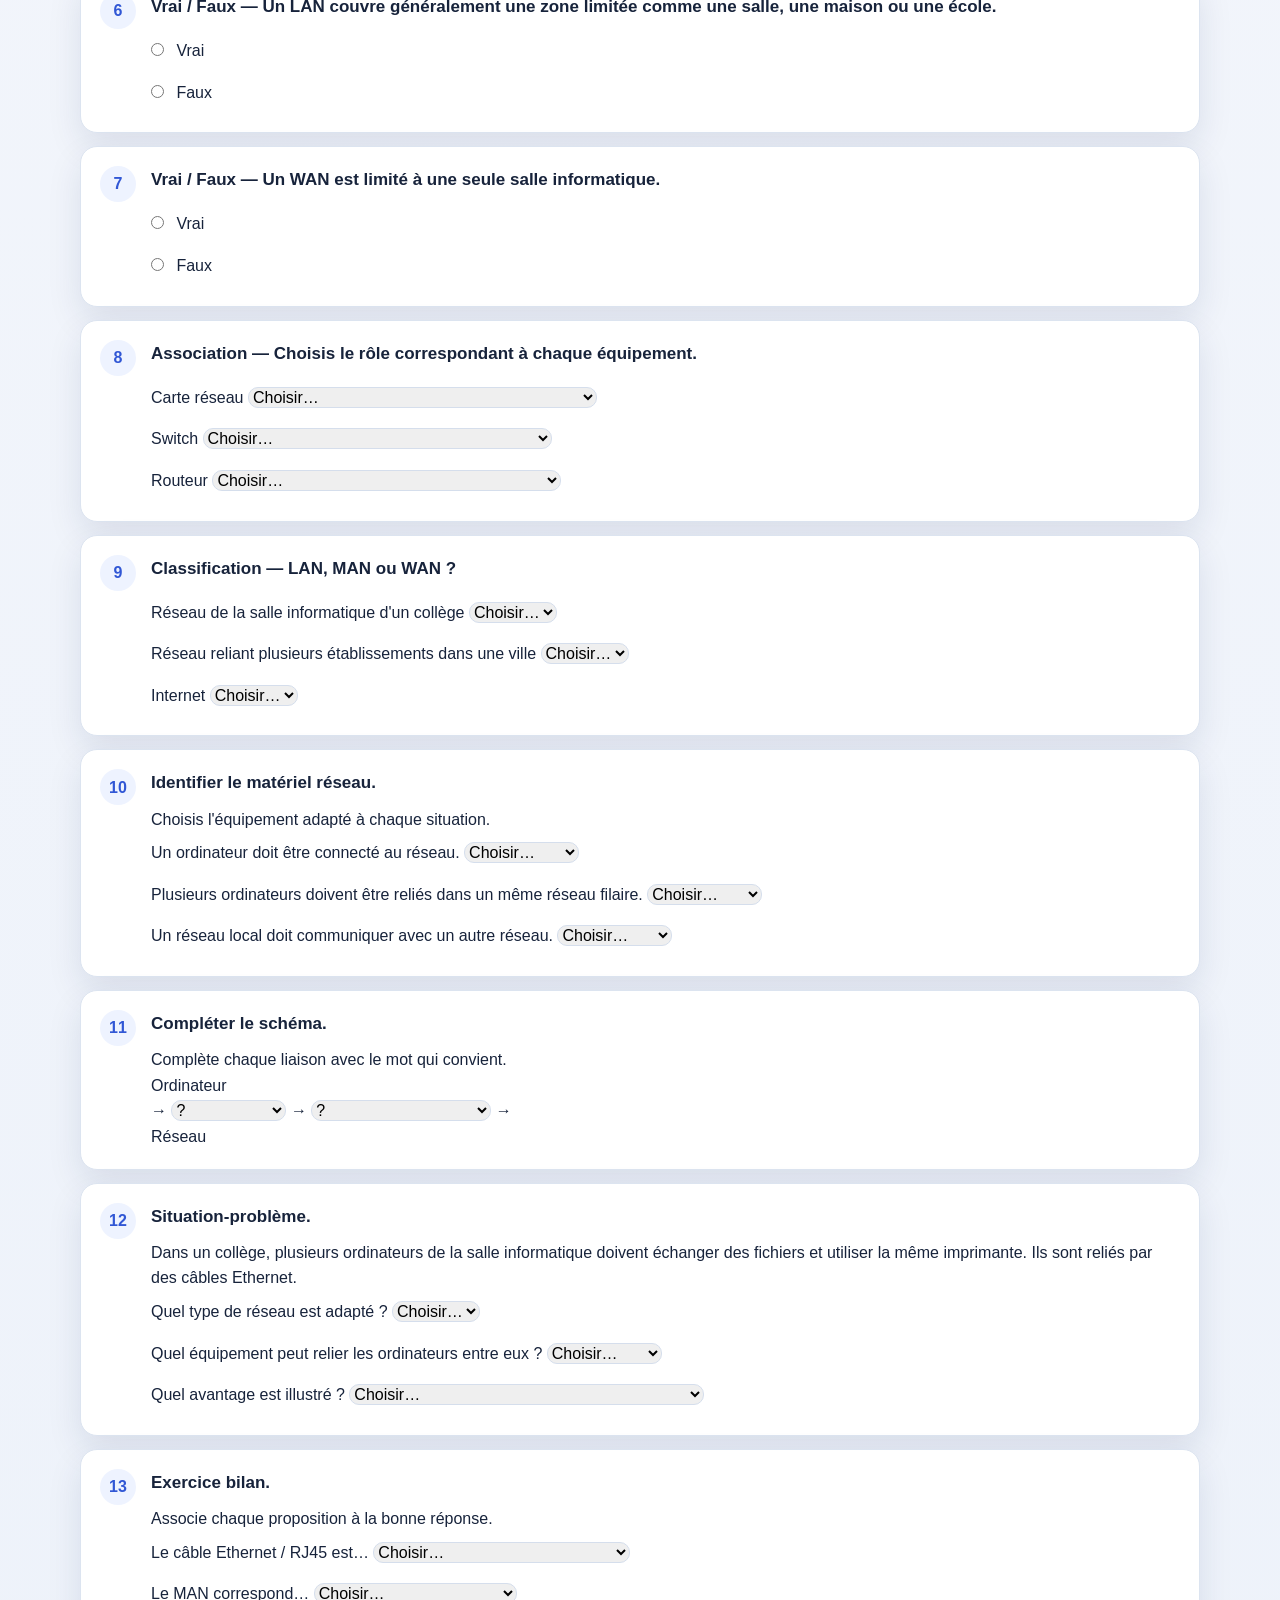
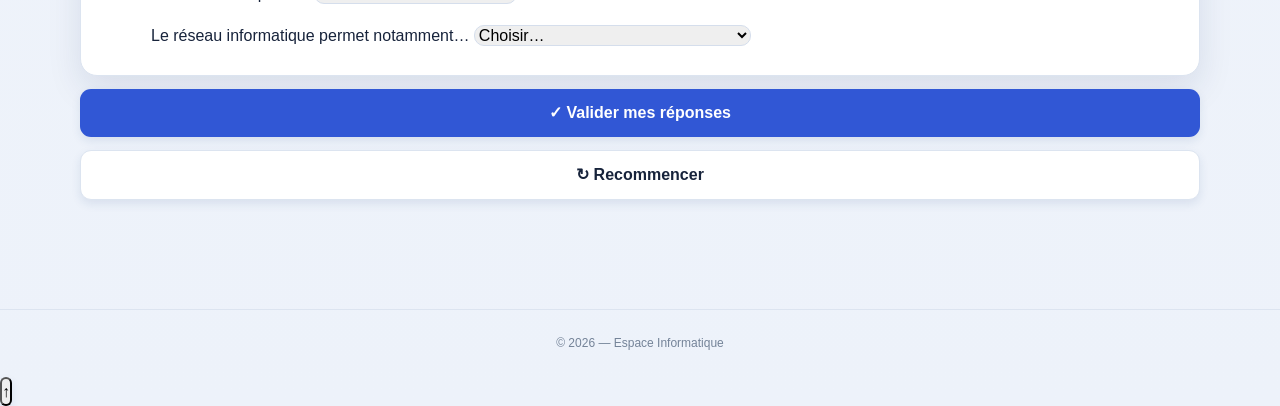
<file: network-exercises.html>
<!DOCTYPE html>
<html lang="fr">
<head>
  <meta charset="UTF-8">
  <meta name="viewport" content="width=device-width, initial-scale=1.0">
  <meta name="theme-color" content="#14213d">
  <title>Exercices — Unité 2 : Réseau informatique</title>
  <link rel="stylesheet" href="css/style.css">
</head>
<body>
<a class="skip-link" href="#contenu">Aller au contenu principal</a>
<header class="topbar">
  <a class="brand" href="index.html"><span class="brand-icon">💻</span><span>Informatique</span></a>
  <div class="topbar-actions"><a class="back-link" href="exercises.html">← Exercices</a><button id="themeToggle" class="theme-toggle" type="button" aria-label="Basculer le mode sombre" aria-pressed="false">🌙</button></div>
</header>
<nav class="site-nav" aria-label="Navigation principale">
  <div class="nav-inner">
    <a href="index.html"><span aria-hidden="true">⌂</span> Accueil</a>
    <a href="lessons.html"><span aria-hidden="true">▤</span> Cours</a>
    <a href="exercises.html"><span aria-hidden="true">✎</span> Exercices</a>
    <a href="groups.html"><span aria-hidden="true">♧</span> Groupes</a>
  </div>
</nav>

<main id="contenu" class="container page">
  <div class="page-heading">
    <p class="eyebrow">📝 Exercices</p>
    <h1>Unité 2 — Réseau informatique</h1>
    <p>Activités variées pour vérifier les notions étudiées dans le cours.</p>
  </div>

  <section class="exercise-units" aria-label="Choix de l'unité">
    <a class="exercise-unit-card" href="exercises.html">
      <span class="unit-number">01</span>
      <span><strong>Unité 1 — Système informatique</strong><small>Exercices existants</small></span>
      <span>→</span>
    </a>
    <a class="exercise-unit-card active" href="network-exercises.html">
      <span class="unit-number">02</span>
      <span><strong>Unité 2 — Réseau informatique</strong><small>Exercices de réseau</small></span>
      <span>→</span>
    </a>
  </section>

  <div class="tip">💡 Lis chaque consigne et valide tes réponses à la fin pour obtenir ta note sur 20.</div>

  <form id="networkQuiz" class="quiz network-quiz">
    <section class="question network-question">
      <span class="question-number">1</span><div>
        <h2>QCM — Qu'est-ce qu'un réseau informatique ?</h2>
        <label><input type="radio" name="n1" value="a"> Un seul ordinateur utilisé sans connexion.</label>
        <label><input type="radio" name="n1" value="b"> Un ensemble d'équipements reliés entre eux pour échanger des données.</label>
        <label><input type="radio" name="n1" value="c"> Un logiciel installé sur un ordinateur.</label>
      </div>
    </section>

    <section class="question network-question">
      <span class="question-number">2</span><div>
        <h2>QCM — Quel support correspond à une liaison filaire ?</h2>
        <label><input type="radio" name="n2" value="a"> Câble Ethernet / RJ45</label>
        <label><input type="radio" name="n2" value="b"> Ondes Wi-Fi</label>
        <label><input type="radio" name="n2" value="c"> Bluetooth uniquement</label>
      </div>
    </section>

    <section class="question network-question">
      <span class="question-number">3</span><div>
        <h2>QCM — Quel équipement relie plusieurs appareils dans un réseau local filaire ?</h2>
        <label><input type="radio" name="n3" value="a"> Switch</label>
        <label><input type="radio" name="n3" value="b"> Routeur</label>
        <label><input type="radio" name="n3" value="c"> Écran</label>
      </div>
    </section>

    <section class="question network-question">
      <span class="question-number">4</span><div>
        <h2>QCM — Quel équipement permet de relier des réseaux différents ?</h2>
        <label><input type="radio" name="n4" value="a"> Carte réseau</label>
        <label><input type="radio" name="n4" value="b"> Routeur</label>
        <label><input type="radio" name="n4" value="c"> Clavier</label>
      </div>
    </section>

    <section class="question network-question">
      <span class="question-number">5</span><div>
        <h2>Vrai / Faux — Une carte réseau permet à un appareil de se connecter à un réseau.</h2>
        <label><input type="radio" name="n5" value="v"> Vrai</label>
        <label><input type="radio" name="n5" value="f"> Faux</label>
      </div>
    </section>

    <section class="question network-question">
      <span class="question-number">6</span><div>
        <h2>Vrai / Faux — Un LAN couvre généralement une zone limitée comme une salle, une maison ou une école.</h2>
        <label><input type="radio" name="n6" value="v"> Vrai</label>
        <label><input type="radio" name="n6" value="f"> Faux</label>
      </div>
    </section>

    <section class="question network-question">
      <span class="question-number">7</span><div>
        <h2>Vrai / Faux — Un WAN est limité à une seule salle informatique.</h2>
        <label><input type="radio" name="n7" value="v"> Vrai</label>
        <label><input type="radio" name="n7" value="f"> Faux</label>
      </div>
    </section>

    <section class="question network-question">
      <span class="question-number">8</span><div>
        <h2>Association — Choisis le rôle correspondant à chaque équipement.</h2>
        <div class="matching-grid">
          <label>Carte réseau
            <select name="n8a"><option value="">Choisir…</option><option value="connexion">Permet à l'appareil de se connecter au réseau</option><option value="local">Relie plusieurs appareils d'un même réseau</option><option value="reseaux">Relie des réseaux différents</option>
            </select>
          </label>
          <label>Switch
            <select name="n8b"><option value="">Choisir…</option><option value="connexion">Permet à l'appareil de se connecter au réseau</option><option value="local">Relie plusieurs appareils d'un même réseau</option><option value="reseaux">Relie des réseaux différents</option>
            </select>
          </label>
          <label>Routeur
            <select name="n8c"><option value="">Choisir…</option><option value="connexion">Permet à l'appareil de se connecter au réseau</option><option value="local">Relie plusieurs appareils d'un même réseau</option><option value="reseaux">Relie des réseaux différents</option>
            </select>
          </label>
        </div>
      </div>
    </section>

    <section class="question network-question">
      <span class="question-number">9</span><div>
        <h2>Classification — LAN, MAN ou WAN ?</h2>
        <div class="matching-grid">
          <label>Réseau de la salle informatique d'un collège
            <select name="n9a"><option value="">Choisir…</option><option>LAN</option><option>MAN</option><option>WAN</option></select>
          </label>
          <label>Réseau reliant plusieurs établissements dans une ville
            <select name="n9b"><option value="">Choisir…</option><option>LAN</option><option>MAN</option><option>WAN</option></select>
          </label>
          <label>Internet
            <select name="n9c"><option value="">Choisir…</option><option>LAN</option><option>MAN</option><option>WAN</option></select>
          </label>
        </div>
      </div>
    </section>

    <section class="question network-question">
      <span class="question-number">10</span><div>
        <h2>Identifier le matériel réseau.</h2>
        <p>Choisis l'équipement adapté à chaque situation.</p>
        <div class="matching-grid">
          <label>Un ordinateur doit être connecté au réseau.
            <select name="n10a"><option value="">Choisir…</option><option>Carte réseau</option><option>Switch</option><option>Routeur</option></select>
          </label>
          <label>Plusieurs ordinateurs doivent être reliés dans un même réseau filaire.
            <select name="n10b"><option value="">Choisir…</option><option>Carte réseau</option><option>Switch</option><option>Routeur</option></select>
          </label>
          <label>Un réseau local doit communiquer avec un autre réseau.
            <select name="n10c"><option value="">Choisir…</option><option>Carte réseau</option><option>Switch</option><option>Routeur</option></select>
          </label>
        </div>
      </div>
    </section>

    <section class="question network-question">
      <span class="question-number">11</span><div>
        <h2>Compléter le schéma.</h2>
        <p>Complète chaque liaison avec le mot qui convient.</p>
        <div class="network-schema">
          <div class="schema-box">Ordinateur</div>
          <span>→</span>
          <select name="n11a"><option value="">?</option><option>Carte réseau</option><option>Switch</option><option>Routeur</option></select>
          <span>→</span>
          <select name="n11b"><option value="">?</option><option>Câble Ethernet / RJ45</option><option>Wi-Fi</option><option>Écran</option></select>
          <span>→</span>
          <div class="schema-box">Réseau</div>
        </div>
      </div>
    </section>

    <section class="question network-question">
      <span class="question-number">12</span><div>
        <h2>Situation-problème.</h2>
        <p>Dans un collège, plusieurs ordinateurs de la salle informatique doivent échanger des fichiers et utiliser la même imprimante. Ils sont reliés par des câbles Ethernet.</p>
        <div class="matching-grid">
          <label>Quel type de réseau est adapté ?
            <select name="n12a"><option value="">Choisir…</option><option>LAN</option><option>MAN</option><option>WAN</option></select>
          </label>
          <label>Quel équipement peut relier les ordinateurs entre eux ?
            <select name="n12b"><option value="">Choisir…</option><option>Switch</option><option>Routeur</option><option>Carte réseau</option></select>
          </label>
          <label>Quel avantage est illustré ?
            <select name="n12c"><option value="">Choisir…</option><option>Échange de données et partage de ressources</option><option>Augmentation de la taille de l'écran</option><option>Remplacement du système d'exploitation</option></select>
          </label>
        </div>
      </div>
    </section>

    <section class="question network-question">
      <span class="question-number">13</span><div>
        <h2>Exercice bilan.</h2>
        <p>Associe chaque proposition à la bonne réponse.</p>
        <div class="matching-grid">
          <label>Le câble Ethernet / RJ45 est…
            <select name="n13a"><option value="">Choisir…</option><option>un support de transmission filaire</option><option>un équipement d'interconnexion</option><option>un type de réseau</option></select>
          </label>
          <label>Le MAN correspond…
            <select name="n13b"><option value="">Choisir…</option><option>à un réseau local</option><option>à un réseau métropolitain</option><option>à un réseau étendu</option></select>
          </label>
          <label>Le réseau informatique permet notamment…
            <select name="n13c"><option value="">Choisir…</option><option>d'échanger des données</option><option>de supprimer les réseaux</option><option>de remplacer tous les périphériques</option></select>
          </label>
        </div>
      </div>
    </section>

    <button class="button primary" type="submit">✓ Valider mes réponses</button>
    <button class="button secondary" type="button" id="resetNetworkQuiz">↻ Recommencer</button>
    <div id="networkResult" class="quiz-result" hidden aria-live="polite"></div>
  </form>
</main>
<footer class="footer">© 2026 — Espace Informatique</footer>

<script>
(function(){
  const quiz=document.getElementById('networkQuiz');
  if(!quiz) return;
  const answers={
    n1:'b',n2:'a',n3:'a',n4:'b',n5:'v',n6:'v',n7:'f',
    n8a:'connexion',n8b:'local',n8c:'reseaux',
    n9a:'LAN',n9b:'MAN',n9c:'WAN',
    n10a:'Carte réseau',n10b:'Switch',n10c:'Routeur',
    n11a:'Carte réseau',n11b:'Câble Ethernet / RJ45',
    n12a:'LAN',n12b:'Switch',n12c:'Échange de données et partage de ressources',
    n13a:'un support de transmission filaire',n13b:'à un réseau métropolitain',n13c:"d'échanger des données"
  };
  const fields=Object.keys(answers);
  const bar=document.createElement('div');
  bar.className='quiz-progress';
  bar.innerHTML='<div class="quiz-progress-fill"></div><span class="quiz-progress-text" role="status"></span>';
  quiz.parentNode.insertBefore(bar,quiz);
  const fill=bar.querySelector('.quiz-progress-fill'),txt=bar.querySelector('.quiz-progress-text');
  function values(){
    const out={};
    fields.forEach(k=>{
      const el=quiz.querySelector('[name="'+k+'"]');
      if(!el) return;
      out[k]=el.type==='radio' ? (quiz.querySelector('[name="'+k+'"]:checked')?.value||'') : el.value;
    });
    return out;
  }
  function update(){
    const v=values(), done=fields.filter(k=>v[k]).length;
    fill.style.width=(done/fields.length*100)+'%';
    txt.textContent=done+' / '+fields.length+' réponses renseignées';
  }
  quiz.addEventListener('change',update);
  function feedback(field,ok){
    const el=quiz.querySelector('[name="'+field+'"]');
    if(!el) return;
    const q=el.closest('.network-question');
    if(q) q.classList.toggle('answer-ok',ok), q.classList.toggle('answer-wrong',!ok);
  }
  quiz.addEventListener('submit',e=>{
    e.preventDefault();
    const v=values(); let score=0;
    fields.forEach(k=>{const ok=v[k]===answers[k];if(ok)score++;feedback(k,ok);});
    const result=document.getElementById('networkResult');
    result.hidden=false;
    const note=Math.round(score/fields.length*20);
    let msg=note===20?'Excellent ! Toutes les réponses sont correctes 🎉':note>=16?'Très bien ! Quelques réponses sont à revoir.':note>=10?'Bon travail ! Relis les notions du cours.':'Reprends le cours puis essaie de nouveau.';
    result.innerHTML='<strong>Note : '+note+'/20</strong><span>'+score+' / '+fields.length+' réponses correctes — '+msg+'</span>';
    result.className='quiz-result '+(note===20?'success':'partial');
    result.scrollIntoView({behavior:'smooth',block:'nearest'});
  });
  document.getElementById('resetNetworkQuiz').addEventListener('click',()=>{
    quiz.reset(); quiz.querySelectorAll('.answer-ok,.answer-wrong').forEach(q=>q.classList.remove('answer-ok','answer-wrong'));
    const r=document.getElementById('networkResult');r.hidden=true;update();window.scrollTo({top:0,behavior:'smooth'});
  });
  update();
})();
</script>
<script src="js/enhancements.js" defer></script>
</body>
</html>
</file>
<file: css/style.css>
*{box-sizing:border-box;margin:0;padding:0}
:root{--navy:#102a43;--blue:#1d4ed8;--blue2:#2563eb;--royal:#123b8f;--sky:#eff6ff;--ink:#102a43;--muted:#62748a;--line:#d9e3ef;--white:#fff;--green:#0f9f6e;--gold:#f59e0b;--shadow:0 10px 28px rgba(16,42,67,.10)}
html{scroll-behavior:smooth}body{font-family:Segoe UI,Tahoma,Arial,sans-serif;background:#f5f8fc;color:var(--ink);line-height:1.6;min-height:100vh}a{text-decoration:none;color:inherit}button,select{font:inherit}
.topbar{height:68px;background:#fff;border-bottom:1px solid var(--line);display:flex;align-items:center;justify-content:space-between;padding:0 max(18px,calc((100% - 1120px)/2));position:sticky;top:0;z-index:20}.brand{display:flex;align-items:center;gap:10px;font-weight:900;font-size:19px}.brand-icon{width:40px;height:40px;border-radius:12px;background:var(--blue);display:grid;place-items:center;color:#fff;font-size:22px}.school-label,.back-link{font-size:14px;font-weight:700;color:var(--muted)}.back-link{color:var(--blue)}
.container{width:min(1120px,calc(100% - 32px));margin:auto}.home,.page,.groups-page{padding:38px 0 64px}
.hero{background:linear-gradient(135deg,var(--navy),var(--royal));color:#fff;border-radius:28px;padding:clamp(28px,5vw,58px);display:flex;align-items:center;justify-content:space-between;gap:30px;box-shadow:var(--shadow);margin-bottom:22px}.hero .eyebrow{color:#bfdbfe}.hero h1{font-size:clamp(34px,5vw,56px);line-height:1.08;letter-spacing:-1px}.hero h1 span{color:#bfdbfe}.hero-text{max-width:720px;color:#dbeafe;margin-top:15px;font-size:16px}.eyebrow{color:var(--blue);font-size:12px;font-weight:900;text-transform:uppercase;letter-spacing:.08em;margin-bottom:6px}.hero-card{background:rgba(255,255,255,.12);border:1px solid rgba(255,255,255,.18);border-radius:20px;padding:22px;min-width:175px;text-align:center}.hero-card-icon{font-size:34px}.hero-card strong{display:block;font-size:23px}.hero-card span{font-size:13px;color:#dbeafe}
.main-actions{display:grid;grid-template-columns:repeat(3,1fr);gap:14px}.action-card{background:#fff;border:1px solid var(--line);border-radius:20px;padding:23px;min-height:175px;display:flex;flex-direction:column;box-shadow:var(--shadow);transition:.18s}.action-card:hover{transform:translateY(-3px);border-color:#b9cbe2}.action-icon{font-size:34px;margin-bottom:10px}.action-title{font-size:21px;font-weight:900}.action-desc{color:var(--muted);font-size:14px;margin-top:3px}.arrow{margin-top:auto;color:var(--blue);font-size:22px;align-self:flex-end}.courses{border-top:4px solid var(--blue)}.exercises{border-top:4px solid var(--gold)}.groups{border-top:4px solid var(--green)}
.today-box{margin-top:14px;background:#fff;border:1px solid var(--line);border-radius:20px;padding:18px 20px;display:flex;justify-content:space-between;gap:18px;align-items:center;box-shadow:var(--shadow)}.today-box h2{font-size:18px}.today-result{font-weight:800;text-align:right}.today-result span{display:block}
.page-heading{margin-bottom:22px}.page-heading h1{font-size:36px}.page-heading>p:last-child{color:var(--muted);margin-top:5px}.lesson-card{background:#fff;border:1px solid var(--line);border-radius:20px;padding:22px;display:flex;align-items:center;gap:18px;box-shadow:var(--shadow)}.lesson-number{width:58px;height:58px;border-radius:15px;background:var(--sky);color:var(--blue);display:grid;place-items:center;font-weight:900;font-size:20px}.lesson-info{flex:1}.lesson-info h2{font-size:21px}.lesson-info p{color:var(--muted)}.tag{display:inline-block;color:var(--blue);font-size:11px;font-weight:900;background:var(--sky);border-radius:999px;padding:3px 9px;margin-bottom:5px}.coming-soon{margin-top:14px;padding:16px;border:1px dashed #b9c7d8;border-radius:16px;color:var(--muted);display:flex;gap:12px;background:#fff}
.lesson-header,.lesson-content{background:#fff;border:1px solid var(--line);border-radius:22px;padding:30px;box-shadow:var(--shadow)}.lesson-header{margin-bottom:18px}.lesson-header h1{font-size:38px}.lesson-header p{color:var(--muted)}.lesson-content section+section{margin-top:38px;padding-top:32px;border-top:1px solid var(--line)}.lesson-content h2{font-size:25px;color:var(--blue);margin-bottom:16px}.lesson-content h3{font-size:18px;margin:16px 0 7px}.lesson-content p,.lesson-content ul{color:#405267}.lesson-content ul{padding-left:22px}.definition{background:#f8fbff;border-left:4px solid var(--blue);padding:14px 16px;border-radius:0 12px 12px 0;margin:12px 0}.definition h3{margin:0 0 4px}.examples{font-size:12px;color:var(--blue);font-weight:800}.concept-diagram{margin:22px auto 4px;max-width:520px;text-align:center}.diagram-title,.system-center{display:inline-block;background:var(--sky);color:var(--blue);padding:9px 24px;border-radius:12px;font-weight:900}.diagram-branches{display:flex;justify-content:space-around;margin-top:26px;position:relative}.diagram-branches:before{content:"";position:absolute;top:-13px;left:25%;right:25%;border-top:2px solid #c7d7ea}.diagram-branches span{background:#fff;border:1px solid var(--line);padding:9px 18px;border-radius:11px;font-weight:700}.three-columns,.software-grid,.system-parts{display:grid;grid-template-columns:repeat(3,1fr);gap:13px;margin:18px 0}.software-grid,.system-parts{grid-template-columns:repeat(2,1fr)}.mini-card{border:1px solid var(--line);border-radius:15px;padding:16px;text-align:center}.mini-card span{font-size:27px}.mini-card small{color:var(--muted)}.flow{display:grid;grid-template-columns:1fr auto 1fr auto 1fr;gap:10px;align-items:center;margin:25px 0}.flow>div{border:1px solid var(--line);border-radius:12px;padding:13px;text-align:center;background:#fbfdff}.flow .storage{grid-column:2/5}.system-diagram{text-align:center;padding:20px}.system-parts div{padding:20px;border-radius:15px;background:#f3fbf7;border:1px solid #d7eee4}.system-parts strong{color:var(--green)}.image-grid{display:grid;grid-template-columns:repeat(3,1fr);gap:12px;margin-top:15px}.image-grid img{width:100%;border:1px solid var(--line);border-radius:12px}.lesson-navigation{display:flex;justify-content:space-between;margin-top:18px}
.button{display:inline-flex;align-items:center;justify-content:center;border:0;border-radius:10px;padding:11px 16px;font-weight:800;cursor:pointer}.button.primary{background:var(--blue);color:#fff}.button.secondary{background:#fff;border:1px solid var(--line);color:var(--ink)}
.quiz{display:grid;gap:13px}.question{background:#fff;border:1px solid var(--line);border-radius:17px;padding:19px;display:flex;gap:15px;box-shadow:var(--shadow)}.question-number{width:36px;height:36px;flex:none;border-radius:50%;background:var(--sky);color:var(--blue);display:grid;place-items:center;font-weight:900}.question h2{font-size:17px;margin-bottom:10px}.question label{display:block;padding:8px 0;cursor:pointer}.question input{margin-right:8px}.quiz-result{padding:16px;border-radius:14px;display:flex;gap:10px;align-items:center}.quiz-result strong{font-size:23px}.quiz-result.success{background:#eaf9f2;color:#08764a}.quiz-result.partial{background:#fff7e7;color:#8a5a00}
.today-banner{background:linear-gradient(135deg,var(--navy),var(--royal));color:#fff;border-radius:18px;padding:17px 20px;display:flex;align-items:center;gap:13px;margin-bottom:16px}.today-banner small{display:block;opacity:.7;font-weight:800;font-size:11px}.today-banner strong{display:block;font-size:18px}.pulse{width:10px;height:10px;background:#38d996;border-radius:50%;box-shadow:0 0 0 6px rgba(56,217,150,.14)}.schedule-card{background:#fff;border:1px solid var(--line);border-radius:22px;padding:21px;box-shadow:var(--shadow)}.schedule-header{display:flex;justify-content:space-between;align-items:center;gap:16px;margin-bottom:16px}.schedule-header h2{font-size:21px}.schedule-header p{color:var(--muted);font-size:13px}.schedule-view{display:grid;gap:9px}.schedule-day{border:1px solid var(--line);border-radius:15px;overflow:hidden;background:#fff}.schedule-day.is-today{border-color:#9ed7bd}.schedule-day-title{padding:11px 14px;background:#f8fafc;display:flex;align-items:center;gap:8px;font-weight:900}.schedule-day.is-today .schedule-day-title{background:#eefbf5}.today-dot{font-size:10px;background:#d9f7e8;color:#08764a;border-radius:999px;padding:3px 7px}.schedule-classes{display:grid;grid-template-columns:repeat(2,1fr);gap:10px;padding:10px}.schedule-class-card{border:1px solid #dce5f0;border-radius:13px;padding:14px;background:#fff}.class-title{text-align:center;font-size:17px;font-weight:900;margin-bottom:10px}.active-class-group{display:block;text-align:center;background:#d9f7e8;color:#08764a;border:1px solid #9ed7bd;border-radius:999px;padding:8px 10px;font-size:13px;font-weight:900}.next-group-note{text-align:center;color:#7b8a9a;font-size:11px;margin-top:7px}.single-class-day .schedule-classes{grid-template-columns:1fr}.footer{text-align:center;color:#748398;padding:24px;border-top:1px solid var(--line);font-size:12px}
@media(max-width:800px){.hero{flex-direction:column;align-items:stretch}.hero-card{min-width:0}.main-actions{grid-template-columns:1fr}.today-box{align-items:flex-start;flex-direction:column}.today-result{text-align:left}.three-columns,.software-grid,.system-parts,.image-grid{grid-template-columns:1fr}.flow{grid-template-columns:1fr}.flow>b{display:none}.flow .storage{grid-column:auto}.schedule-classes{grid-template-columns:1fr}.schedule-header{align-items:flex-start;flex-direction:column}.lesson-header h1,.page-heading h1{font-size:31px}.school-label{display:none}.lesson-navigation{gap:9px;flex-direction:column}}

/* Exercice 5 — image pédagogique compacte et vignettes sans réponse affichée */
.component-viewer{max-width:860px;margin:14px auto 12px;border:1px solid var(--line);border-radius:16px;background:#f8fbff;padding:10px;text-align:center;overflow:hidden}
.component-viewer img{display:block;width:100%;max-width:820px;max-height:500px;object-fit:contain;margin:0 auto;border-radius:10px}
.component-strip{display:grid;grid-template-columns:repeat(6,minmax(0,1fr));gap:10px;max-width:100%;margin:10px auto 2px}
.component-tile{border:1px solid var(--line);background:#fff;border-radius:14px;padding:5px;cursor:pointer;min-width:0;box-shadow:0 4px 12px rgba(16,42,67,.06);transition:.15s}
.component-tile:hover,.component-tile:focus-visible{border-color:#8fb1e8;transform:translateY(-2px);outline:none}
.component-tile img{display:block;width:100%;height:120px;object-fit:contain;border-radius:9px}
@media(max-width:800px){.component-viewer{padding:6px}.component-viewer img{max-height:360px}.component-strip{grid-template-columns:repeat(3,minmax(0,1fr));gap:8px}.component-tile img{height:105px}}
@media(max-width:480px){.component-strip{grid-template-columns:repeat(2,minmax(0,1fr))}.component-tile img{height:115px}}
.admin-card{background:#fff;border:1px solid var(--line);border-radius:20px;padding:22px;box-shadow:var(--shadow);margin-bottom:16px}.admin-grid{display:grid;grid-template-columns:1fr 1.2fr 1fr auto;gap:12px;align-items:end}.admin-grid label{font-size:13px;font-weight:800;color:var(--muted)}.admin-grid input,.admin-grid select{display:block;width:100%;margin-top:6px;border:1px solid var(--line);border-radius:10px;padding:11px;background:#fff;color:var(--ink)}.admin-notice{min-height:22px;margin-top:10px;color:var(--green);font-weight:800}.admin-head{display:flex;justify-content:space-between;align-items:center;gap:12px;margin-bottom:14px}.admin-head h2{font-size:21px}.admin-head p,.help p{color:var(--muted);font-size:13px}.table-wrap{overflow:auto}table{width:100%;border-collapse:collapse;min-width:650px}th,td{padding:11px 10px;border-bottom:1px solid var(--line);text-align:left}th{font-size:12px;color:var(--muted);background:#f8fafc}.group-pill{display:inline-block;border-radius:999px;padding:5px 10px;font-weight:800;font-size:12px}.g1{background:#d9f7e8;color:#08764a}.g2{background:#e6efff;color:#174ea6}.table-btn{border:1px solid var(--line);background:#fff;border-radius:8px;padding:6px 9px;margin-right:5px;cursor:pointer;font-weight:700}.table-btn.danger{color:#b42318}.empty{text-align:center;color:var(--muted)}@media(max-width:800px){.admin-grid{grid-template-columns:1fr}.admin-head{align-items:flex-start;flex-direction:column}}
.question-feedback{margin-top:12px;padding:11px 13px;border-radius:10px;font-size:14px;line-height:1.5}.question-feedback.is-correct{background:#ecfdf3;color:#166534;border:1px solid #bbf7d0}.question-feedback.is-wrong{background:#fff1f2;color:#9f1239;border:1px solid #fecdd3}.component-tile.selected{border-color:#2563eb;box-shadow:0 0 0 3px rgba(37,99,235,.12);transform:translateY(-2px)}.component-tile .tile-number{display:flex}

/* Modernisation visuelle et navigation commune */
:root{--navy:#14213d;--blue:#3157d5;--blue2:#456cf0;--royal:#243b80;--sky:#eef3ff;--ink:#17233b;--muted:#64748b;--line:#dce4f0;--green:#0b9872;--gold:#e9a323;--shadow:0 14px 34px rgba(23,42,84,.10)}
body{background:linear-gradient(180deg,#f5f7fc 0%,#edf2fa 100%);color:var(--ink)}
.topbar{height:72px;background:rgba(255,255,255,.96);backdrop-filter:blur(12px);box-shadow:0 3px 16px rgba(24,43,80,.05)}
.brand{letter-spacing:.1px}.brand-icon{background:linear-gradient(135deg,#3157d5,#6384f5);box-shadow:0 5px 12px rgba(49,87,213,.24)}
.site-nav{position:sticky;top:68px;z-index:19;background:linear-gradient(90deg,#123b8f,#1d4ed8);border-bottom:1px solid #123b8f;box-shadow:0 5px 16px rgba(23,42,84,.16)}
.nav-inner{width:min(1120px,calc(100% - 32px));margin:auto;display:flex;align-items:center;gap:8px;padding:9px 0;overflow-x:auto;scrollbar-width:thin}
.nav-inner a{display:inline-flex;align-items:center;justify-content:center;gap:8px;white-space:nowrap;padding:9px 16px;border-radius:12px;color:#fff;font-weight:800;font-size:14px;border:1px solid transparent;transition:background .18s,color .18s,transform .18s}
.nav-inner a span{font-size:17px;color:#bfdbfe}
.nav-inner a:hover,.nav-inner a:focus-visible,.nav-inner a[aria-current="page"]{background:#fff;color:#123b8f;border-color:#d9e3ff;transform:translateY(-1px);outline:none}.nav-inner a:hover span,.nav-inner a:focus-visible span,.nav-inner a[aria-current="page"] span{color:#1d4ed8}
button,.btn,.back-link,.action-card,.admin-tab{transition:all .18s ease}
button,.btn{border-radius:11px!important;font-weight:800!important;box-shadow:0 4px 10px rgba(32,64,130,.10)}
button:hover,.btn:hover{filter:brightness(1.04);transform:translateY(-1px)}
button:focus-visible,a:focus-visible,select:focus-visible{outline:3px solid #f2bd4b;outline-offset:3px}
.action-card,.card,.lesson-card,.group-card{border-radius:20px;box-shadow:0 8px 24px rgba(23,42,84,.07);border:1px solid #e4eaf4}
.action-card:hover,.lesson-card:hover{transform:translateY(-3px);box-shadow:0 15px 30px rgba(23,42,84,.12)}
.hero{background:linear-gradient(125deg,#172b52 0%,#29458f 58%,#4269d8 100%);box-shadow:0 16px 34px rgba(28,55,119,.18)}
.page-heading h1,.lesson-header h1{letter-spacing:-.5px}
input,select,textarea{border-radius:10px!important;border-color:#d5deec!important}
@media(max-width:600px){.topbar{height:64px;padding-left:16px;padding-right:16px}.site-nav{top:64px}.nav-inner{width:calc(100% - 20px);gap:5px}.nav-inner a{padding:8px 11px;font-size:13px}.home,.page,.groups-page{padding-top:24px}}

/* Présentation du cours en pages-image */
.lesson-images-only{padding:clamp(16px,3vw,30px)}
.lesson-image-intro{margin-bottom:18px}
.lesson-image-intro h2{margin-bottom:5px}
.lesson-image-intro p{color:var(--muted);margin:0}
.lesson-pages{display:grid;grid-template-columns:1fr;gap:22px;max-width:900px;margin:0 auto}
.lesson-page-image{display:block;position:relative;padding:14px;background:#f5f8fc;border:1px solid var(--line);border-radius:16px;box-shadow:0 5px 18px rgba(30,55,90,.08);transition:transform .18s ease,box-shadow .18s ease}
.lesson-page-image:hover{transform:translateY(-2px);box-shadow:0 10px 24px rgba(30,55,90,.14)}
.lesson-page-image img{display:block;width:100%;height:auto;border-radius:8px;background:#fff}
.lesson-page-image .page-label{display:inline-block;margin:0 0 9px;padding:4px 10px;border-radius:20px;background:var(--blue);color:#fff;font-size:13px;font-weight:800}
.lesson-page-image .zoom-hint{display:block;text-align:center;margin-top:8px;color:var(--blue);font-size:13px;font-weight:800}
@media(min-width:900px){.lesson-pages{gap:26px}.lesson-page-image{padding:18px}}



/* Cartes des unités d'exercices */
.exercise-unit-grid{display:grid;grid-template-columns:repeat(2,minmax(0,1fr));gap:22px;margin-top:24px}
.exercise-unit-card{display:grid;grid-template-columns:auto 1fr auto;align-items:center;gap:16px;background:#fff;border:1px solid #dce4f0;border-radius:20px;padding:24px;text-decoration:none;color:var(--ink);box-shadow:0 10px 26px rgba(23,42,84,.08);transition:transform .18s ease,box-shadow .18s ease,border-color .18s ease}
.exercise-unit-card:hover,.exercise-unit-card:focus-visible{transform:translateY(-4px);box-shadow:0 16px 34px rgba(23,42,84,.13);border-color:#9bb5ee;outline:none}
.exercise-unit-card .unit-badge{width:58px;height:58px;border-radius:16px;display:flex;align-items:center;justify-content:center;background:linear-gradient(135deg,#123b8f,#3157d5);color:#fff;font-size:21px;font-weight:900;box-shadow:0 7px 16px rgba(49,87,213,.22)}
.exercise-unit-card h2{margin:7px 0 5px;color:#173b82;font-size:22px}.exercise-unit-card p{margin:0;color:var(--muted);line-height:1.5}.exercise-unit-card .unit-arrow{font-size:28px;color:#3157d5;font-weight:900}.exercise-unit-card.network-card .unit-badge{background:linear-gradient(135deg,#08764a,#16a36a)}
@media(max-width:760px){.exercise-unit-grid{grid-template-columns:1fr}.exercise-unit-card{grid-template-columns:auto 1fr}.exercise-unit-card .unit-arrow{grid-column:2;justify-self:end;margin-top:-10px}}

/* Bouton flottant : retour en haut de la page */
.back-to-top{position:fixed;right:22px;bottom:22px;width:46px;height:46px;border:0;border-radius:50%;background:#2563eb;color:#fff;display:grid;place-items:center;font-size:22px;font-weight:900;line-height:1;cursor:pointer;box-shadow:0 8px 22px rgba(31,73,125,.22);opacity:0;visibility:hidden;transform:translateY(10px);transition:opacity .2s ease,transform .2s ease,visibility .2s ease;z-index:1000}
.back-to-top.is-visible{opacity:1;visibility:visible;transform:translateY(0)}
.back-to-top:hover{background:#1d4ed8;transform:translateY(-2px)}
.back-to-top:focus-visible{outline:3px solid #bfdbfe;outline-offset:3px}
@media(max-width:520px){.back-to-top{right:14px;bottom:14px;width:44px;height:44px}}

/* Accueil — nouveau style visuel, sans modifier les pages internes */
.modern-home-header{height:88px;background:linear-gradient(110deg,#0e397e 0%,#123f86 55%,#0e346f 100%);border:0;box-shadow:0 5px 18px rgba(7,36,83,.18);position:relative;z-index:30}
.header-inner{width:min(1360px,calc(100% - 48px));height:100%;margin:auto;display:flex;align-items:center;justify-content:space-between;gap:28px}
.brand-light{color:#fff;font-size:28px;line-height:1.05;gap:13px;min-width:max-content}
.brand-light small{display:block;font-size:14px;font-weight:600;color:#8fc4ff;letter-spacing:.2px;margin-top:4px}
.brand-mark{width:48px;height:48px;border:3px solid #fff;border-radius:14px;display:grid;place-items:center;font-size:29px;font-weight:900;transform:rotate(-8deg);color:#fff}
.home-nav{position:static;background:transparent;border:0;box-shadow:none;display:flex;align-items:center;gap:6px;padding:0;overflow:visible;width:auto;margin:0}
.home-nav a{color:#fff!important;border:0!important;background:transparent!important;border-radius:13px!important;padding:11px 17px!important;font-size:16px!important;transform:none!important}
.home-nav a:hover,.home-nav a:focus-visible,.home-nav a[aria-current="page"]{background:rgba(255,255,255,.18)!important;color:#fff!important;outline:none}
.home-nav a[aria-current="page"]{box-shadow:inset 0 -2px 0 #8fc4ff}
.home-page{background:#f4f7fd;min-height:calc(100vh - 88px);padding-bottom:48px}
.home-hero{background:linear-gradient(120deg,#f4f7fd 0%,#eef3fc 56%,#e5edfb 100%);overflow:hidden;border-bottom:1px solid #dfe7f4}
.home-hero-inner{min-height:465px;display:grid;grid-template-columns:1.02fr .98fr;align-items:center;gap:20px;padding-top:38px;padding-bottom:38px}
.hero-copy{padding:20px 0 20px 8px;position:relative;z-index:2}
.hero-kicker{font-size:13px;font-weight:900;letter-spacing:.16em;color:#2f60c8;margin-bottom:13px}
.hero-copy h1{font-size:clamp(38px,5vw,65px);line-height:1.05;letter-spacing:-1.8px;color:#0f326c;margin:0}
.hero-copy h1 span{color:#173f84}
.hero-lead{max-width:680px;font-size:18px;line-height:1.55;color:#334155;margin:20px 0 23px}
.hero-buttons{display:flex;gap:14px;flex-wrap:wrap}
.hero-btn{display:inline-flex;align-items:center;justify-content:center;gap:12px;min-height:54px;padding:0 25px;border-radius:12px;font-size:17px;font-weight:900;border:2px solid #1454a7;transition:.18s ease}
.hero-btn.primary{background:#125db6;color:#fff;box-shadow:0 9px 20px rgba(18,93,182,.2)}
.hero-btn.secondary{background:#fff;color:#17385f}
.hero-btn:hover{transform:translateY(-2px);box-shadow:0 10px 22px rgba(27,65,126,.14)}
.hero-tags{display:flex;gap:9px;flex-wrap:wrap;margin-top:22px}
.hero-tags span{background:#dceafb;color:#164987;border-radius:9px;padding:6px 11px;font-weight:800;font-size:13px}
.hero-visual{height:390px;position:relative;display:flex;align-items:center;justify-content:center}
.hero-visual:before{content:"";position:absolute;width:430px;height:300px;border-radius:50%;background:radial-gradient(circle,#d7e7ff 0%,rgba(215,231,255,0) 68%);right:0;top:42px}
.code-window{width:min(490px,88%);height:270px;border-radius:18px;background:#10294f;box-shadow:0 25px 45px rgba(20,54,108,.28);transform:perspective(700px) rotateY(-5deg) rotateX(2deg);position:relative;z-index:2;overflow:hidden;border:5px solid #d7e2f2}
.window-bar{height:34px;background:#e5edf8;display:flex;align-items:center;gap:7px;padding-left:13px}.window-bar i{width:9px;height:9px;border-radius:50%;background:#9aaac0}.code-lines{padding:22px 30px;color:#a9d5ff;font-family:Consolas,monospace;font-size:19px;line-height:1.65}.code-lines b{color:#72e0d0;font-size:29px}.code-lines span{color:#fff}.code-lines em{font-style:normal;color:#8bb5ff}
.visual-orbit,.visual-node{position:absolute;z-index:3;display:grid;place-items:center;font-weight:900;box-shadow:0 12px 26px rgba(31,74,139,.17)}
.visual-orbit{width:76px;height:76px;border-radius:18px;color:#fff;background:linear-gradient(135deg,#5d7ff0,#3d5ac6);font-size:22px}.orbit-one{right:5%;top:13%;}.orbit-two{right:0;bottom:14%;background:#fff;color:#3157d5;border:1px solid #cad9f0}.visual-node{width:58px;height:58px;border-radius:16px;background:#fff;color:#3157d5;font-size:27px;border:1px solid #d6e1f2}.node-one{left:6%;top:20%}.node-two{left:2%;bottom:18%;background:#d9f1ed;color:#087f78}
.home-cards{display:grid;grid-template-columns:repeat(3,1fr);gap:24px;margin-top:-2px;position:relative;z-index:5;padding-top:28px}
.home-card{background:#fff;border:1px solid #e2e8f2;border-radius:18px;min-height:230px;padding:22px 25px 20px;display:flex;flex-direction:column;align-items:center;text-align:center;box-shadow:0 12px 28px rgba(23,51,98,.10);transition:.18s ease}
.home-card:hover{transform:translateY(-5px);box-shadow:0 18px 34px rgba(23,51,98,.15);border-color:#c8d8ef}
.home-card-icon{width:74px;height:74px;border-radius:18px;display:grid;place-items:center;font-size:39px;font-weight:900;margin-bottom:10px}
.card-courses .home-card-icon{background:#d8e8ff;color:#1259b3}.card-exercises .home-card-icon{background:#d8f1f0;color:#118c8b}.card-groups .home-card-icon{background:#e6defc;color:#6741bd}
.home-card-title{font-size:28px;font-weight:950;color:#080b12;line-height:1.1}.home-card-desc{font-size:15px;color:#334155;margin-top:8px;min-height:47px;max-width:300px}.home-card-chip{margin-top:auto;border-radius:9px;padding:6px 11px;font-size:13px;font-weight:900}.card-courses .home-card-chip{background:#dbeafe;color:#174b91}.card-exercises .home-card-chip{background:#d8f2f1;color:#087d7b}.card-groups .home-card-chip{background:#e7ddfb;color:#5b38a9}
.home-today{margin-top:26px!important;background:#fff;border-radius:18px!important}
@media(max-width:980px){.header-inner{width:calc(100% - 30px)}.brand-light{font-size:22px}.home-nav a{padding:9px 10px!important;font-size:14px!important}.home-hero-inner{grid-template-columns:1fr}.hero-visual{height:310px;order:-1}.hero-copy{text-align:center;padding-left:0}.hero-lead{margin-left:auto;margin-right:auto}.hero-buttons,.hero-tags{justify-content:center}.home-cards{grid-template-columns:1fr;max-width:600px}}
@media(max-width:620px){.modern-home-header{height:auto;min-height:74px}.header-inner{flex-direction:column;align-items:stretch;padding:12px 0;gap:9px}.brand-light{font-size:21px}.brand-mark{width:40px;height:40px;font-size:23px}.brand-light small{font-size:12px}.home-nav{overflow-x:auto;justify-content:flex-start;padding-bottom:2px}.home-nav a{font-size:13px!important;padding:8px 12px!important}.home-hero-inner{padding-top:24px;padding-bottom:25px}.hero-copy h1{font-size:39px}.hero-lead{font-size:16px}.hero-btn{width:100%}.hero-visual{height:235px}.code-window{height:180px}.code-lines{padding:14px 20px;font-size:14px}.code-lines b{font-size:22px}.visual-orbit{width:53px;height:53px;font-size:16px}.visual-node{width:42px;height:42px;font-size:19px}.home-cards{padding-top:20px;gap:15px}.home-card{min-height:205px}.home-card-title{font-size:25px}}
</file>
